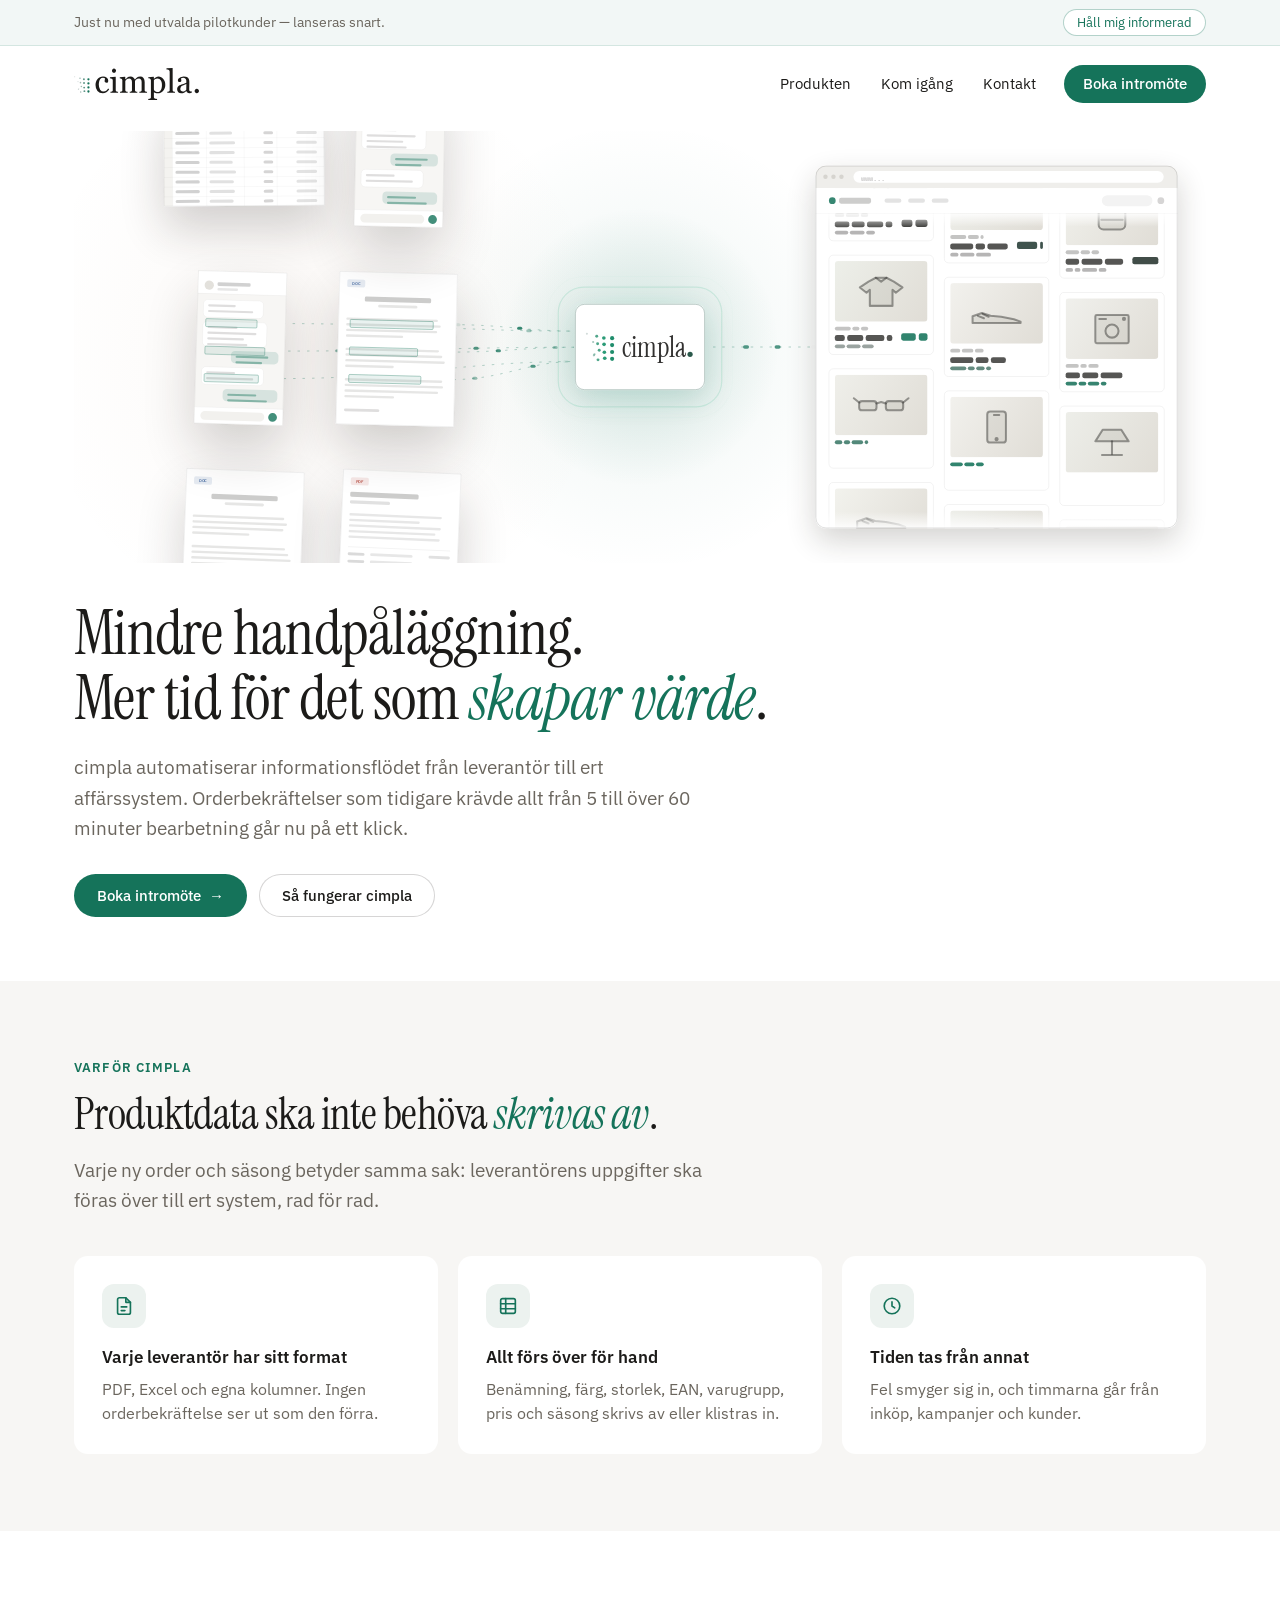
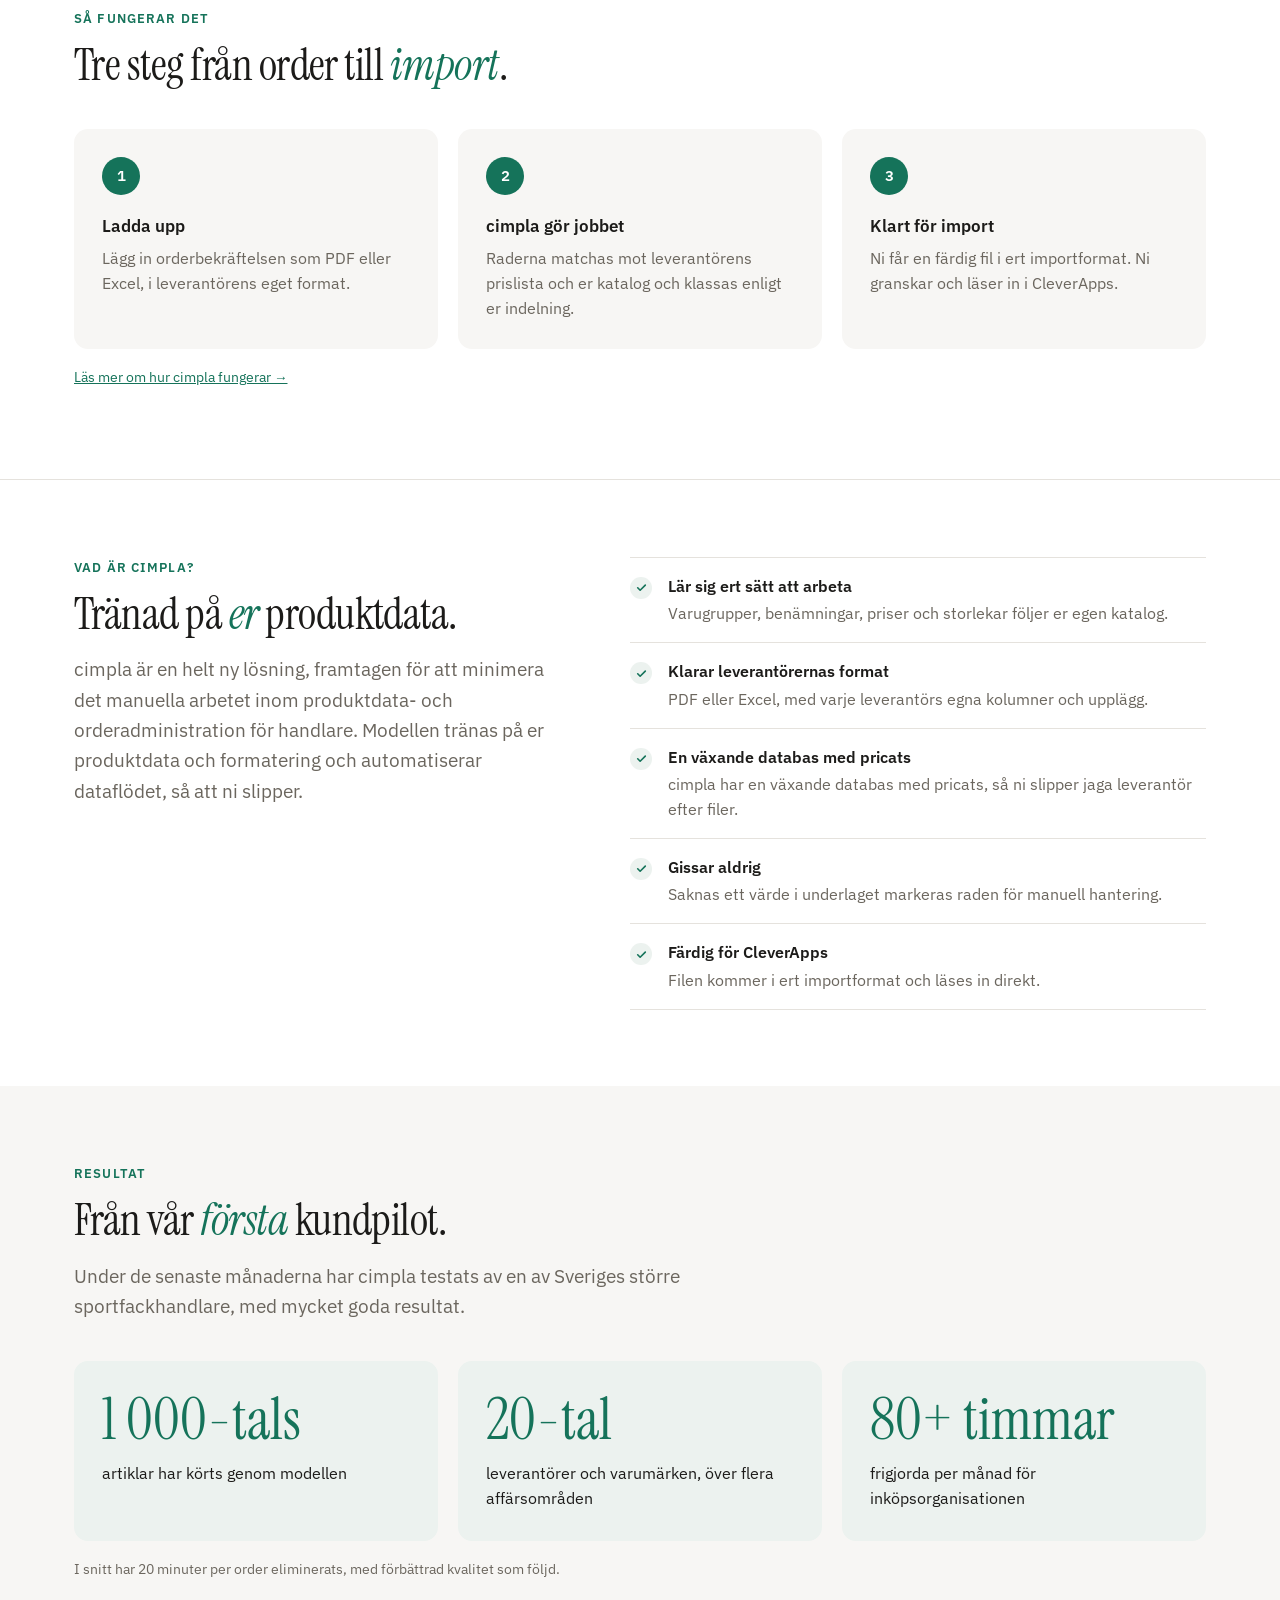
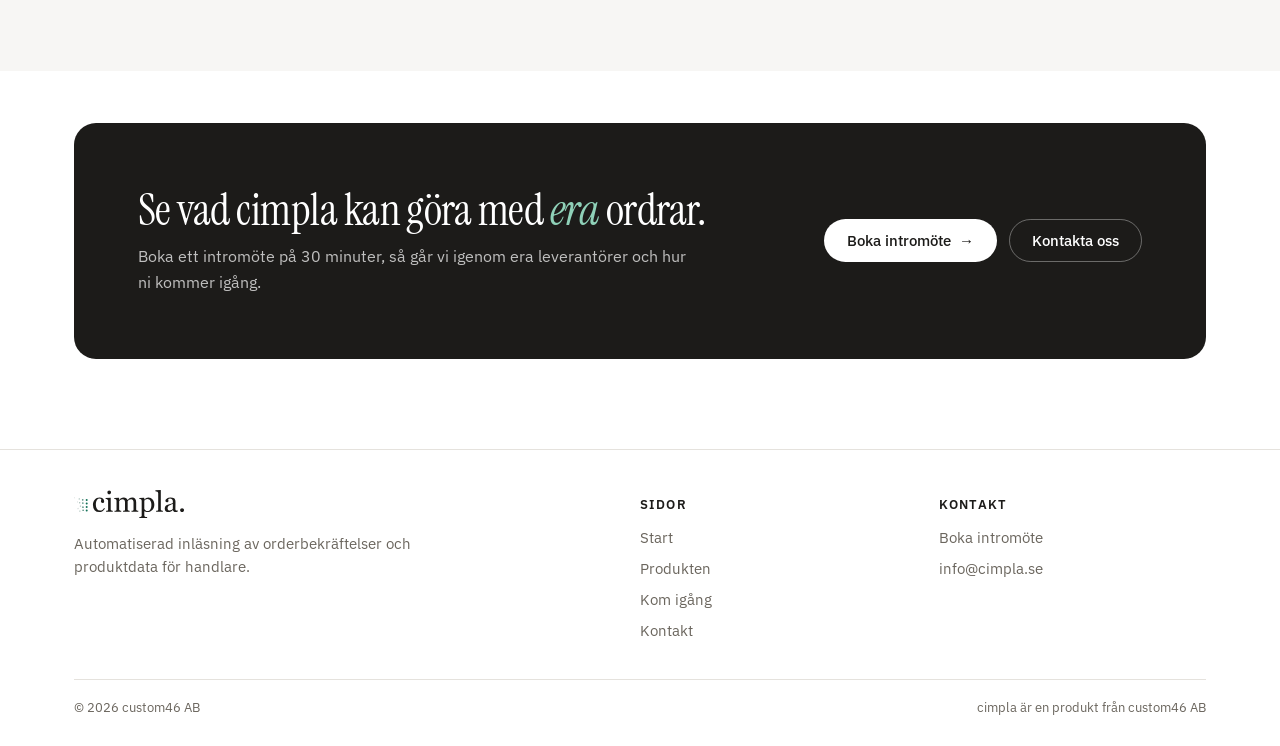
<file: index.html>
<!doctype html>
<html lang="sv">
<head>
<meta charset="utf-8">
<meta name="viewport" content="width=device-width, initial-scale=1">
<title>cimpla – automatiserad orderinläsning för handlare</title>
<meta name="description" content="cimpla läser in orderbekräftelser och leverantörers prislistor och gör dem till färdiga importfiler för ert affärssystem. Tränad på er egen produktdata.">
<link rel="canonical" href="https://cimpla.se/">
<link rel="icon" href="/symbol.svg" type="image/svg+xml">
<meta name="theme-color" content="#15735A">
<meta property="og:type" content="website">
<meta property="og:site_name" content="cimpla">
<meta property="og:locale" content="sv_SE">
<meta property="og:title" content="cimpla – automatiserad orderinläsning för handlare">
<meta property="og:description" content="cimpla läser in orderbekräftelser och leverantörers prislistor och gör dem till färdiga importfiler för ert affärssystem. Tränad på er egen produktdata.">
<meta property="og:url" content="https://cimpla.se/">
<meta property="og:image" content="https://cimpla.se/og.png">
<meta property="og:image:width" content="1200">
<meta property="og:image:height" content="630">
<meta name="twitter:card" content="summary_large_image">
<link rel="preload" href="/fonts/InstrumentSerif-400-normal-latin.woff2" as="font" type="font/woff2" crossorigin>
<link rel="preload" href="/fonts/IBMPlexSans-400-normal-latin.woff2" as="font" type="font/woff2" crossorigin>
<link rel="stylesheet" href="/fonts.css">
<link rel="stylesheet" href="/styles.css?v=20261012c">
</head>
<body>
<a class="skip" href="#main">Hoppa till innehållet</a>

<header class="site-head">
  <div class="banner">
    <div class="wrap banner-in">
      <span>Just nu med utvalda pilotkunder<span class="banner-long"> — lanseras snart</span>.</span>
      <button type="button" class="ghost" data-open><span class="bl">Håll mig informerad</span><span class="bs">Anmäl intresse</span></button>
    </div>
  </div>
  <div class="wrap head-in">
    <a class="brand" href="/" aria-label="cimpla – till startsidan"><img src="/logo.svg" alt="cimpla" width="126" height="32"></a>
    <button type="button" class="menu-toggle" aria-expanded="false" aria-controls="nav-panel" aria-label="Öppna meny">
      <svg width="26" height="26" viewBox="0 0 24 24" fill="none" stroke="currentColor" stroke-width="1.8" stroke-linecap="round"><path d="M4 7h16M4 12h16M4 17h16"/></svg>
    </button>
    <nav id="nav-panel" class="nav-panel" aria-label="Huvudmeny">
      <ul class="menu">
        <li><a href="/produkt/">Produkten</a></li>
        <li><a href="/kom-igang/">Kom igång</a></li>
        <li><a href="/kontakt/">Kontakt</a></li>
      </ul>
      <a class="btn btn-primary" href="https://bookings.cloud.microsoft/bookwithme/user/aa3e1d3efdc740cd8d040a6217d3f782@custom46.com/meetingtype/5Ic_NFd3eEyxhRShdKH20Q2?bookingcode=93336e2b-7a61-4908-9747-11b28bbf9ae5&amp;anonymous&amp;ismsaljsauthenabled&amp;ep=mLinkFromTile" target="_blank" rel="noopener">Boka intromöte</a>
    </nav>
    <a class="btn btn-primary head-cta" href="https://bookings.cloud.microsoft/bookwithme/user/aa3e1d3efdc740cd8d040a6217d3f782@custom46.com/meetingtype/5Ic_NFd3eEyxhRShdKH20Q2?bookingcode=93336e2b-7a61-4908-9747-11b28bbf9ae5&amp;anonymous&amp;ismsaljsauthenabled&amp;ep=mLinkFromTile" target="_blank" rel="noopener">Boka intromöte</a>
  </div>
</header>

<main id="main">
  <div class="wrap">
    <div class="band"><canvas id="hero" aria-hidden="true"></canvas></div>
    <div class="hero-copy">
      <h1>Mindre handpåläggning.<br class="br-wide"> Mer tid för det som <em>skapar värde</em>.</h1>
      <p class="lede">cimpla automatiserar informationsflödet från leverantör till ert affärssystem. Orderbekräftelser som tidigare krävde allt från 5 till över 60 minuter bearbetning går nu på ett klick.</p>
      <div class="hero-actions">
        <a class="btn btn-primary" href="https://bookings.cloud.microsoft/bookwithme/user/aa3e1d3efdc740cd8d040a6217d3f782@custom46.com/meetingtype/5Ic_NFd3eEyxhRShdKH20Q2?bookingcode=93336e2b-7a61-4908-9747-11b28bbf9ae5&amp;anonymous&amp;ismsaljsauthenabled&amp;ep=mLinkFromTile" target="_blank" rel="noopener">Boka intromöte <span class="arrow" aria-hidden="true">→</span></a>
        <a class="btn btn-secondary" href="/produkt/">Så fungerar cimpla</a>
      </div>
    </div>
  </div>

  <section class="sec sec-alt">
    <div class="wrap">
      <div class="sec-head">
        <span class="eyebrow">Varför cimpla</span>
        <h2>Produktdata ska inte behöva <em>skrivas av</em>.</h2>
        <p class="lede">Varje ny order och säsong betyder samma sak: leverantörens uppgifter ska föras över till ert system, rad för rad.</p>
      </div>
      <div class="grid g3">
        <div class="card">
          <span class="icon" aria-hidden="true"><svg viewBox="0 0 24 24" fill="none" stroke="currentColor" stroke-width="1.8" stroke-linecap="round" stroke-linejoin="round"><path d="M14 3H7a2 2 0 00-2 2v14a2 2 0 002 2h10a2 2 0 002-2V8z"/><path d="M14 3v5h5"/><path d="M9 13h6M9 17h4"/></svg></span>
          <h3>Varje leverantör har sitt format</h3>
          <p>PDF, Excel och egna kolumner. Ingen orderbekräftelse ser ut som den förra.</p>
        </div>
        <div class="card">
          <span class="icon" aria-hidden="true"><svg viewBox="0 0 24 24" fill="none" stroke="currentColor" stroke-width="1.8" stroke-linecap="round" stroke-linejoin="round"><rect x="4" y="4" width="16" height="16" rx="2"/><path d="M4 9.5h16M4 15h16M9.5 4v16"/></svg></span>
          <h3>Allt förs över för hand</h3>
          <p>Benämning, färg, storlek, EAN, varugrupp, pris och säsong skrivs av eller klistras in.</p>
        </div>
        <div class="card">
          <span class="icon" aria-hidden="true"><svg viewBox="0 0 24 24" fill="none" stroke="currentColor" stroke-width="1.8" stroke-linecap="round" stroke-linejoin="round"><circle cx="12" cy="12" r="8.5"/><path d="M12 7.5V12l3 2"/></svg></span>
          <h3>Tiden tas från annat</h3>
          <p>Fel smyger sig in, och timmarna går från inköp, kampanjer och kunder.</p>
        </div>
      </div>
    </div>
  </section>

  <section class="sec">
    <div class="wrap">
      <div class="sec-head">
        <span class="eyebrow">Så fungerar det</span>
        <h2>Tre steg från order till <em>import</em>.</h2>
      </div>
      <div class="grid g3">
        <div class="card">
          <span class="step-num">1</span>
          <h3>Ladda upp</h3>
          <p>Lägg in orderbekräftelsen som PDF eller Excel, i leverantörens eget format.</p>
        </div>
        <div class="card">
          <span class="step-num">2</span>
          <h3>cimpla gör jobbet</h3>
          <p>Raderna matchas mot leverantörens prislista och er katalog och klassas enligt er indelning.</p>
        </div>
        <div class="card">
          <span class="step-num">3</span>
          <h3>Klart för import</h3>
          <p>Ni får en färdig fil i ert importformat. Ni granskar och läser in i CleverApps.</p>
        </div>
      </div>
      <p class="foot-note"><a href="/produkt/">Läs mer om hur cimpla fungerar <span class="arrow" aria-hidden="true">→</span></a></p>
    </div>
  </section>

  <hr class="divider">

  <section class="sec">
    <div class="wrap split">
      <div>
        <span class="eyebrow">Vad är cimpla?</span>
        <h2>Tränad på <em>er</em> produktdata.</h2>
        <p class="lede">cimpla är en helt ny lösning, framtagen för att minimera det manuella arbetet inom produktdata- och orderadministration för handlare. Modellen tränas på er produktdata och formatering och automatiserar dataflödet, så att ni slipper.</p>
      </div>
      <ul class="checks">
        <li><strong>Lär sig ert sätt att arbeta</strong><span>Varugrupper, benämningar, priser och storlekar följer er egen katalog.</span></li>
        <li><strong>Klarar leverantörernas format</strong><span>PDF eller Excel, med varje leverantörs egna kolumner och upplägg.</span></li>
        <li><strong>En växande databas med pricats</strong><span>cimpla har en växande databas med pricats, så ni slipper jaga leverantör efter filer.</span></li>
        <li><strong>Gissar aldrig</strong><span>Saknas ett värde i underlaget markeras raden för manuell hantering.</span></li>
        <li><strong>Färdig för CleverApps</strong><span>Filen kommer i ert importformat och läses in direkt.</span></li>
      </ul>
    </div>
  </section>

  <section class="sec sec-alt">
    <div class="wrap">
      <div class="sec-head">
        <span class="eyebrow">Resultat</span>
        <h2>Från vår <em>första</em> kundpilot.</h2>
        <p class="lede">Under de senaste månaderna har cimpla testats av en av Sveriges större sportfackhandlare, med mycket goda resultat.</p>
      </div>
      <div class="grid g3">
        <div class="stat"><span class="num">1 000-tals</span><p>artiklar har körts genom modellen</p></div>
        <div class="stat"><span class="num">20-tal</span><p>leverantörer och varumärken, över flera affärsområden</p></div>
        <div class="stat"><span class="num">80+ timmar</span><p>frigjorda per månad för inköpsorganisationen</p></div>
      </div>
      <p class="foot-note">I snitt har 20 minuter per order eliminerats, med förbättrad kvalitet som följd.</p>
    </div>
  </section>

  <section class="sec-tight">
    <div class="wrap">
      <div class="cta">
        <div>
          <h2>Se vad cimpla kan göra med <em>era</em> ordrar.</h2>
          <p>Boka ett intromöte på 30 minuter, så går vi igenom era leverantörer och hur ni kommer igång.</p>
        </div>
        <div class="cta-actions">
          <a class="btn btn-light" href="https://bookings.cloud.microsoft/bookwithme/user/aa3e1d3efdc740cd8d040a6217d3f782@custom46.com/meetingtype/5Ic_NFd3eEyxhRShdKH20Q2?bookingcode=93336e2b-7a61-4908-9747-11b28bbf9ae5&amp;anonymous&amp;ismsaljsauthenabled&amp;ep=mLinkFromTile" target="_blank" rel="noopener">Boka intromöte <span class="arrow" aria-hidden="true">→</span></a>
          <a class="btn btn-outline-light" href="/kontakt/">Kontakta oss</a>
        </div>
      </div>
    </div>
  </section>
</main>

<footer class="site-foot">
  <div class="wrap">
    <div class="foot-grid">
      <div class="foot-brand">
        <img src="/logo.svg" alt="cimpla" width="110" height="28">
        <p>Automatiserad inläsning av orderbekräftelser och produktdata för handlare.</p>
      </div>
      <div>
        <h4>Sidor</h4>
        <ul>
          <li><a href="/">Start</a></li>
          <li><a href="/produkt/">Produkten</a></li>
          <li><a href="/kom-igang/">Kom igång</a></li>
          <li><a href="/kontakt/">Kontakt</a></li>
        </ul>
      </div>
      <div>
        <h4>Kontakt</h4>
        <ul>
          <li><a href="https://bookings.cloud.microsoft/bookwithme/user/aa3e1d3efdc740cd8d040a6217d3f782@custom46.com/meetingtype/5Ic_NFd3eEyxhRShdKH20Q2?bookingcode=93336e2b-7a61-4908-9747-11b28bbf9ae5&amp;anonymous&amp;ismsaljsauthenabled&amp;ep=mLinkFromTile" target="_blank" rel="noopener">Boka intromöte</a></li>
          <li><a href="mailto:info@cimpla.se">info@cimpla.se</a></li>
          <!-- Dold tills vidare (Hugo 2026-10-12): <li><a href="https://portal.cimpla.se">Logga in i kundportalen</a></li> -->
        </ul>
      </div>
    </div>
    <div class="foot-bottom">
      <span>© <span data-year>2026</span> custom46 AB</span>
      <span>cimpla är en produkt från custom46 AB</span>
    </div>
  </div>
</footer>

<dialog id="signup" aria-labelledby="signupTitle">
  <div class="modal">
    <h2 id="signupTitle">Håll mig informerad</h2>
    <p class="lede">Lämna din mejladress så hör vi av oss när cimpla öppnar för fler kunder.</p>
    <form id="signupForm" method="POST" action="/pilot" novalidate>
      <input type="hidden" name="amne" value="intresse">
      <p class="hp"><label>Lämna tomt <input name="bot-field" tabindex="-1" autocomplete="off"></label></p>
      <div class="field">
        <label for="email">Mejladress</label>
        <input id="email" type="email" name="email" required autocomplete="email" placeholder="namn@företaget.se">
      </div>
      <div class="field">
        <label for="message">Något du vill berätta? (valfritt)</label>
        <textarea id="message" name="meddelande" rows="3" placeholder="Vilka system använder ni i dag?"></textarea>
      </div>
      <div class="actions">
        <button type="submit" class="btn btn-primary">Skicka</button>
        <button type="button" class="cancel" data-close>Avbryt</button>
      </div>
      <p class="note err" data-err hidden>
        Det gick inte att skicka just nu. Mejla oss gärna direkt på <a href="mailto:info@cimpla.se">info@cimpla.se</a>.
      </p>
    </form>
    <div id="signupDone" hidden>
      <p class="lede">Tack — vi hör av oss.</p>
      <div class="actions"><button type="button" class="btn btn-primary" data-close>Stäng</button></div>
    </div>
  </div>
</dialog>

<script src="/site.js?v=20261012c"></script>
<script src="/hero.js?v=20261014c"></script>
</body>
</html>
</file>
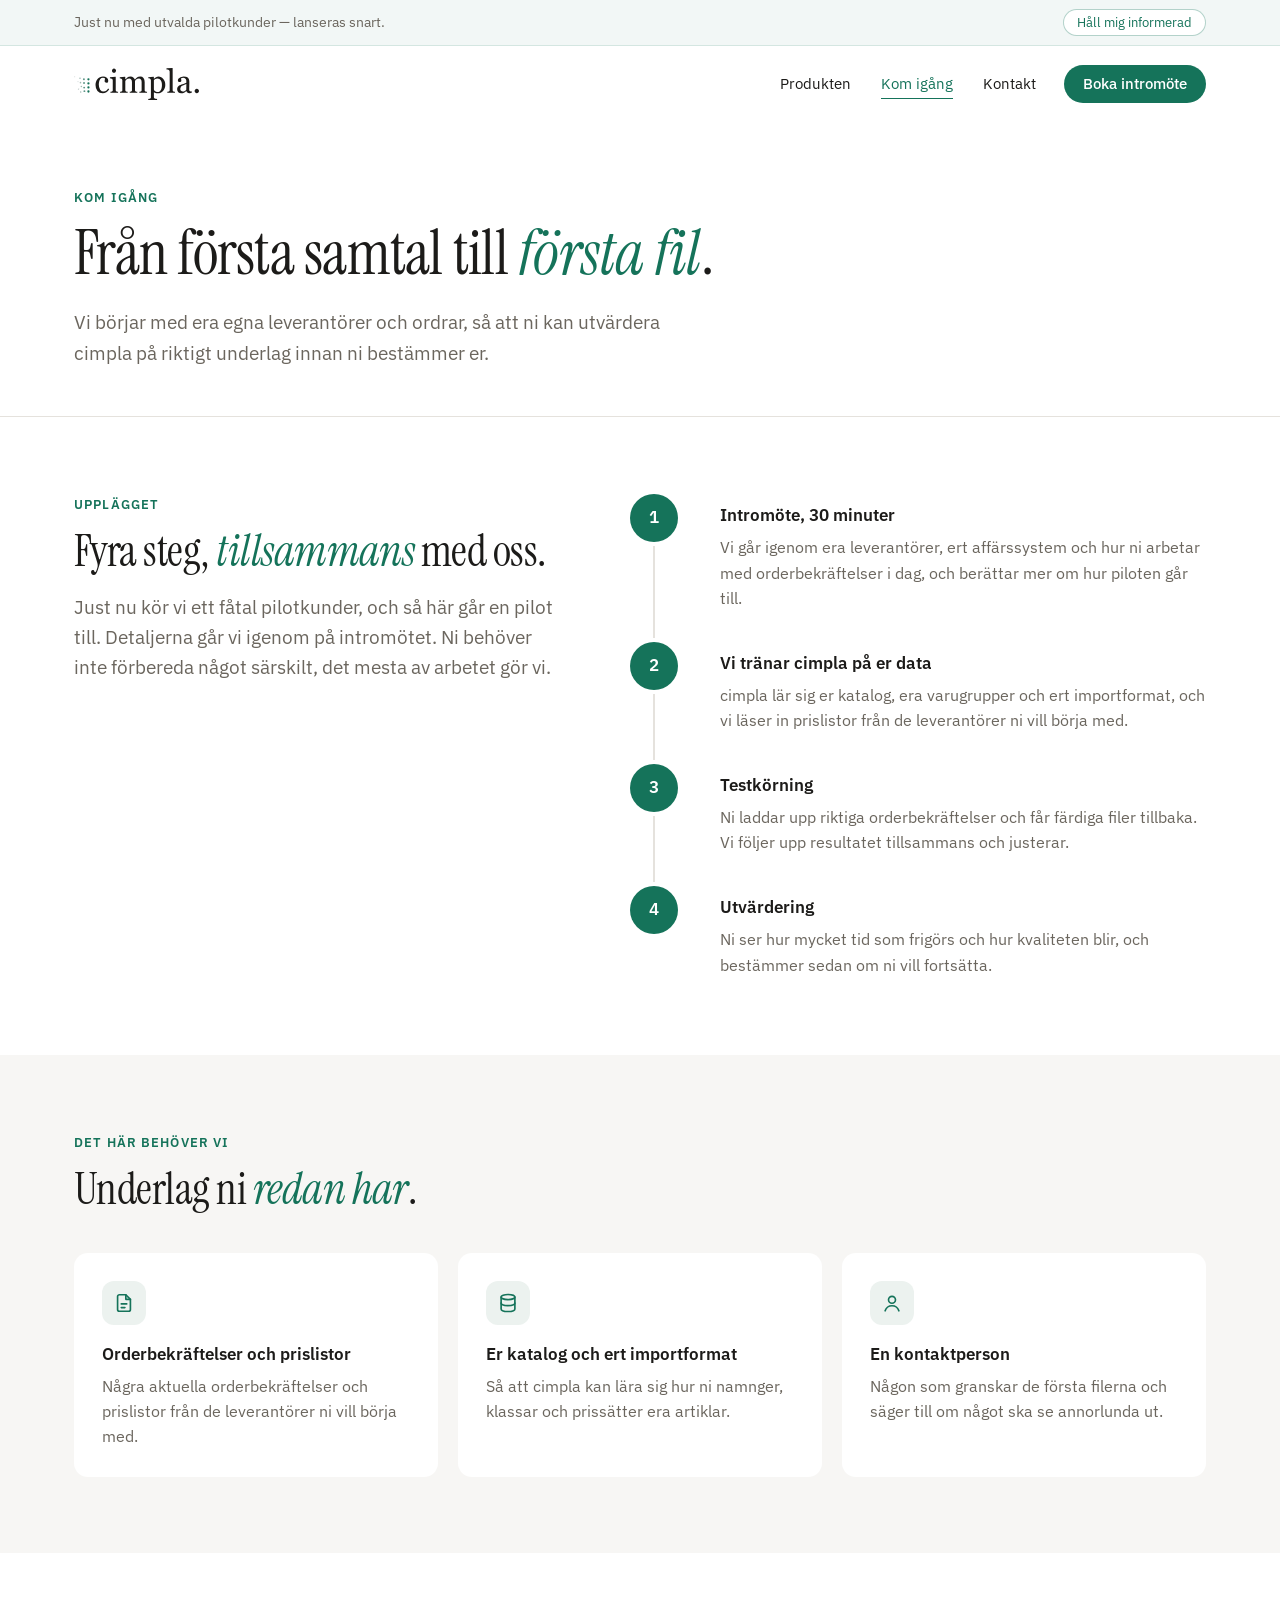
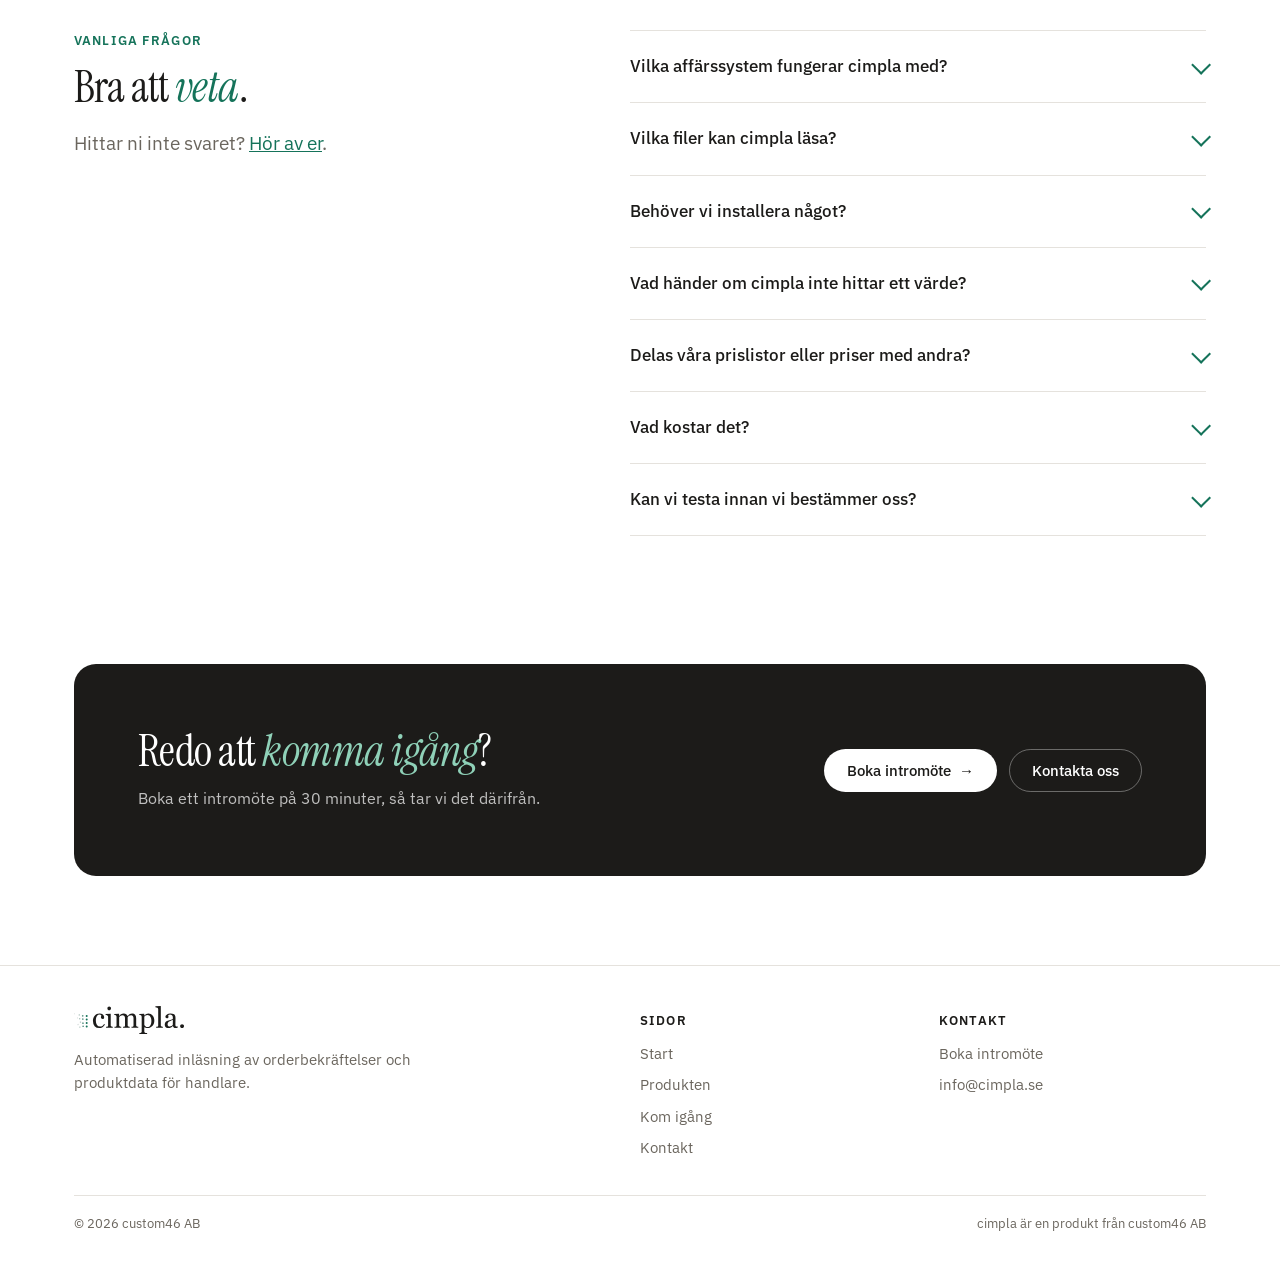
<file: kom-igang/index.html>
<!doctype html>
<html lang="sv">
<head>
<meta charset="utf-8">
<meta name="viewport" content="width=device-width, initial-scale=1">
<title>Kom igång – cimpla</title>
<meta name="description" content="Så kommer ni igång med cimpla: intromöte, träning på er data, testkörning och utvärdering. Plus vanliga frågor.">
<link rel="canonical" href="https://cimpla.se/kom-igang/">
<link rel="icon" href="/symbol.svg" type="image/svg+xml">
<meta name="theme-color" content="#15735A">
<meta property="og:type" content="website">
<meta property="og:site_name" content="cimpla">
<meta property="og:locale" content="sv_SE">
<meta property="og:title" content="Kom igång – cimpla">
<meta property="og:description" content="Så kommer ni igång med cimpla: intromöte, träning på er data, testkörning och utvärdering. Plus vanliga frågor.">
<meta property="og:url" content="https://cimpla.se/kom-igang/">
<meta property="og:image" content="https://cimpla.se/og.png">
<meta property="og:image:width" content="1200">
<meta property="og:image:height" content="630">
<meta name="twitter:card" content="summary_large_image">
<link rel="preload" href="/fonts/InstrumentSerif-400-normal-latin.woff2" as="font" type="font/woff2" crossorigin>
<link rel="preload" href="/fonts/IBMPlexSans-400-normal-latin.woff2" as="font" type="font/woff2" crossorigin>
<link rel="stylesheet" href="/fonts.css">
<link rel="stylesheet" href="/styles.css?v=20261012c">
</head>
<body>
<a class="skip" href="#main">Hoppa till innehållet</a>

<header class="site-head">
  <div class="banner">
    <div class="wrap banner-in">
      <span>Just nu med utvalda pilotkunder<span class="banner-long"> — lanseras snart</span>.</span>
      <button type="button" class="ghost" data-open><span class="bl">Håll mig informerad</span><span class="bs">Anmäl intresse</span></button>
    </div>
  </div>
  <div class="wrap head-in">
    <a class="brand" href="/" aria-label="cimpla – till startsidan"><img src="/logo.svg" alt="cimpla" width="126" height="32"></a>
    <button type="button" class="menu-toggle" aria-expanded="false" aria-controls="nav-panel" aria-label="Öppna meny">
      <svg width="26" height="26" viewBox="0 0 24 24" fill="none" stroke="currentColor" stroke-width="1.8" stroke-linecap="round"><path d="M4 7h16M4 12h16M4 17h16"/></svg>
    </button>
    <nav id="nav-panel" class="nav-panel" aria-label="Huvudmeny">
      <ul class="menu">
        <li><a href="/produkt/">Produkten</a></li>
        <li><a href="/kom-igang/" aria-current="page">Kom igång</a></li>
        <li><a href="/kontakt/">Kontakt</a></li>
      </ul>
      <a class="btn btn-primary" href="https://bookings.cloud.microsoft/bookwithme/user/aa3e1d3efdc740cd8d040a6217d3f782@custom46.com/meetingtype/5Ic_NFd3eEyxhRShdKH20Q2?bookingcode=93336e2b-7a61-4908-9747-11b28bbf9ae5&amp;anonymous&amp;ismsaljsauthenabled&amp;ep=mLinkFromTile" target="_blank" rel="noopener">Boka intromöte</a>
    </nav>
    <a class="btn btn-primary head-cta" href="https://bookings.cloud.microsoft/bookwithme/user/aa3e1d3efdc740cd8d040a6217d3f782@custom46.com/meetingtype/5Ic_NFd3eEyxhRShdKH20Q2?bookingcode=93336e2b-7a61-4908-9747-11b28bbf9ae5&amp;anonymous&amp;ismsaljsauthenabled&amp;ep=mLinkFromTile" target="_blank" rel="noopener">Boka intromöte</a>
  </div>
</header>

<main id="main">
  <section class="page-hero">
    <div class="wrap">
      <span class="eyebrow">Kom igång</span>
      <h1>Från första samtal till <em>första fil</em>.</h1>
      <p class="lede">Vi börjar med era egna leverantörer och ordrar, så att ni kan utvärdera cimpla på riktigt underlag innan ni bestämmer er.</p>
    </div>
  </section>

  <section class="sec">
    <div class="wrap split">
      <div>
        <span class="eyebrow">Upplägget</span>
        <h2>Fyra steg, <em>tillsammans</em> med oss.</h2>
        <p class="lede">Just nu kör vi ett fåtal pilotkunder, och så här går en pilot till. Detaljerna går vi igenom på intromötet. Ni behöver inte förbereda något särskilt, det mesta av arbetet gör vi.</p>
      </div>
      <ol class="timeline">
        <li><div><h3>Intromöte, 30 minuter</h3><p>Vi går igenom era leverantörer, ert affärssystem och hur ni arbetar med orderbekräftelser i dag, och berättar mer om hur piloten går till.</p></div></li>
        <li><div><h3>Vi tränar cimpla på er data</h3><p>cimpla lär sig er katalog, era varugrupper och ert importformat, och vi läser in prislistor från de leverantörer ni vill börja med.</p></div></li>
        <li><div><h3>Testkörning</h3><p>Ni laddar upp riktiga orderbekräftelser och får färdiga filer tillbaka. Vi följer upp resultatet tillsammans och justerar.</p></div></li>
        <li><div><h3>Utvärdering</h3><p>Ni ser hur mycket tid som frigörs och hur kvaliteten blir, och bestämmer sedan om ni vill fortsätta.</p></div></li>
      </ol>
    </div>
  </section>

  <section class="sec sec-alt">
    <div class="wrap">
      <div class="sec-head">
        <span class="eyebrow">Det här behöver vi</span>
        <h2>Underlag ni <em>redan har</em>.</h2>
      </div>
      <div class="grid g3">
        <div class="card">
          <span class="icon" aria-hidden="true"><svg viewBox="0 0 24 24" fill="none" stroke="currentColor" stroke-width="1.8" stroke-linecap="round" stroke-linejoin="round"><path d="M14 3H7a2 2 0 00-2 2v14a2 2 0 002 2h10a2 2 0 002-2V8z"/><path d="M14 3v5h5"/><path d="M9 13h6M9 17h4"/></svg></span>
          <h3>Orderbekräftelser och prislistor</h3>
          <p>Några aktuella orderbekräftelser och prislistor från de leverantörer ni vill börja med.</p>
        </div>
        <div class="card">
          <span class="icon" aria-hidden="true"><svg viewBox="0 0 24 24" fill="none" stroke="currentColor" stroke-width="1.8" stroke-linecap="round" stroke-linejoin="round"><ellipse cx="12" cy="5.5" rx="7.5" ry="2.8"/><path d="M4.5 5.5v6.5c0 1.6 3.4 2.8 7.5 2.8s7.5-1.2 7.5-2.8V5.5"/><path d="M4.5 12v6.5c0 1.6 3.4 2.8 7.5 2.8s7.5-1.2 7.5-2.8V12"/></svg></span>
          <h3>Er katalog och ert importformat</h3>
          <p>Så att cimpla kan lära sig hur ni namnger, klassar och prissätter era artiklar.</p>
        </div>
        <div class="card">
          <span class="icon" aria-hidden="true"><svg viewBox="0 0 24 24" fill="none" stroke="currentColor" stroke-width="1.8" stroke-linecap="round" stroke-linejoin="round"><circle cx="12" cy="8.5" r="3.8"/><path d="M4.5 20.5c1.2-3.6 4.1-5.5 7.5-5.5s6.3 1.9 7.5 5.5"/></svg></span>
          <h3>En kontaktperson</h3>
          <p>Någon som granskar de första filerna och säger till om något ska se annorlunda ut.</p>
        </div>
      </div>
    </div>
  </section>

  <section class="sec">
    <div class="wrap split">
      <div>
        <span class="eyebrow">Vanliga frågor</span>
        <h2>Bra att <em>veta</em>.</h2>
        <p class="lede">Hittar ni inte svaret? <a href="/kontakt/">Hör av er</a>.</p>
      </div>
      <div class="faq">
        <details>
          <summary>Vilka affärssystem fungerar cimpla med?</summary>
          <div class="ans"><p>cimpla är i dag byggt för handlare som använder CleverApps och erbjuds snart brett för CleverApps-kunder. Använder ni ett annat system är ni välkomna att höra av er.</p></div>
        </details>
        <details>
          <summary>Vilka filer kan cimpla läsa?</summary>
          <div class="ans"><p>Orderbekräftelser och prislistor som PDF eller Excel (xlsx, xls och csv), i leverantörens eget format. Ni behöver inte göra om något innan ni laddar upp.</p></div>
        </details>
        <details>
          <summary>Behöver vi installera något?</summary>
          <div class="ans"><p>Nej. Ni laddar upp filerna i cimplas webbportal och laddar ned resultatet där.</p></div>
        </details>
        <details>
          <summary>Vad händer om cimpla inte hittar ett värde?</summary>
          <div class="ans"><p>Då gissar cimpla inte. Cellen lämnas tom och raden markeras, så att ni ser exakt vad som behöver hanteras manuellt innan filen läses in.</p></div>
        </details>
        <details>
          <summary>Delas våra prislistor eller priser med andra?</summary>
          <div class="ans"><p>Nej. Kundunika prislistor, förhandlade priser och villkor används bara för era egna ordrar och syns aldrig för någon annan kund.</p></div>
        </details>
        <details>
          <summary>Vad kostar det?</summary>
          <div class="ans"><p>Priset utgår från hur många artiklar ni läser in per månad. Efter intromötet tar vi fram ett förslag utifrån er volym.</p></div>
        </details>
        <details>
          <summary>Kan vi testa innan vi bestämmer oss?</summary>
          <div class="ans"><p>Ja. Just nu tar vi in ett fåtal pilotkunder som testar cimpla på sina egna ordrar. <a href="/kontakt/">Kontakta oss</a> för att höra om det finns plats.</p></div>
        </details>
      </div>
    </div>
  </section>

  <section class="sec-tight">
    <div class="wrap">
      <div class="cta">
        <div>
          <h2>Redo att <em>komma igång</em>?</h2>
          <p>Boka ett intromöte på 30 minuter, så tar vi det därifrån.</p>
        </div>
        <div class="cta-actions">
          <a class="btn btn-light" href="https://bookings.cloud.microsoft/bookwithme/user/aa3e1d3efdc740cd8d040a6217d3f782@custom46.com/meetingtype/5Ic_NFd3eEyxhRShdKH20Q2?bookingcode=93336e2b-7a61-4908-9747-11b28bbf9ae5&amp;anonymous&amp;ismsaljsauthenabled&amp;ep=mLinkFromTile" target="_blank" rel="noopener">Boka intromöte <span class="arrow" aria-hidden="true">→</span></a>
          <a class="btn btn-outline-light" href="/kontakt/">Kontakta oss</a>
        </div>
      </div>
    </div>
  </section>
</main>

<footer class="site-foot">
  <div class="wrap">
    <div class="foot-grid">
      <div class="foot-brand">
        <img src="/logo.svg" alt="cimpla" width="110" height="28">
        <p>Automatiserad inläsning av orderbekräftelser och produktdata för handlare.</p>
      </div>
      <div>
        <h4>Sidor</h4>
        <ul>
          <li><a href="/">Start</a></li>
          <li><a href="/produkt/">Produkten</a></li>
          <li><a href="/kom-igang/">Kom igång</a></li>
          <li><a href="/kontakt/">Kontakt</a></li>
        </ul>
      </div>
      <div>
        <h4>Kontakt</h4>
        <ul>
          <li><a href="https://bookings.cloud.microsoft/bookwithme/user/aa3e1d3efdc740cd8d040a6217d3f782@custom46.com/meetingtype/5Ic_NFd3eEyxhRShdKH20Q2?bookingcode=93336e2b-7a61-4908-9747-11b28bbf9ae5&amp;anonymous&amp;ismsaljsauthenabled&amp;ep=mLinkFromTile" target="_blank" rel="noopener">Boka intromöte</a></li>
          <li><a href="mailto:info@cimpla.se">info@cimpla.se</a></li>
          <!-- Dold tills vidare (Hugo 2026-10-12): <li><a href="https://portal.cimpla.se">Logga in i kundportalen</a></li> -->
        </ul>
      </div>
    </div>
    <div class="foot-bottom">
      <span>© <span data-year>2026</span> custom46 AB</span>
      <span>cimpla är en produkt från custom46 AB</span>
    </div>
  </div>
</footer>

<dialog id="signup" aria-labelledby="signupTitle">
  <div class="modal">
    <h2 id="signupTitle">Håll mig informerad</h2>
    <p class="lede">Lämna din mejladress så hör vi av oss när cimpla öppnar för fler kunder.</p>
    <form id="signupForm" method="POST" action="/pilot" novalidate>
      <input type="hidden" name="amne" value="intresse">
      <p class="hp"><label>Lämna tomt <input name="bot-field" tabindex="-1" autocomplete="off"></label></p>
      <div class="field">
        <label for="email">Mejladress</label>
        <input id="email" type="email" name="email" required autocomplete="email" placeholder="namn@företaget.se">
      </div>
      <div class="field">
        <label for="message">Något du vill berätta? (valfritt)</label>
        <textarea id="message" name="meddelande" rows="3" placeholder="Vilka system använder ni i dag?"></textarea>
      </div>
      <div class="actions">
        <button type="submit" class="btn btn-primary">Skicka</button>
        <button type="button" class="cancel" data-close>Avbryt</button>
      </div>
      <p class="note err" data-err hidden>
        Det gick inte att skicka just nu. Mejla oss gärna direkt på <a href="mailto:info@cimpla.se">info@cimpla.se</a>.
      </p>
    </form>
    <div id="signupDone" hidden>
      <p class="lede">Tack — vi hör av oss.</p>
      <div class="actions"><button type="button" class="btn btn-primary" data-close>Stäng</button></div>
    </div>
  </div>
</dialog>

<script src="/site.js?v=20261012c"></script>
</body>
</html>
</file>
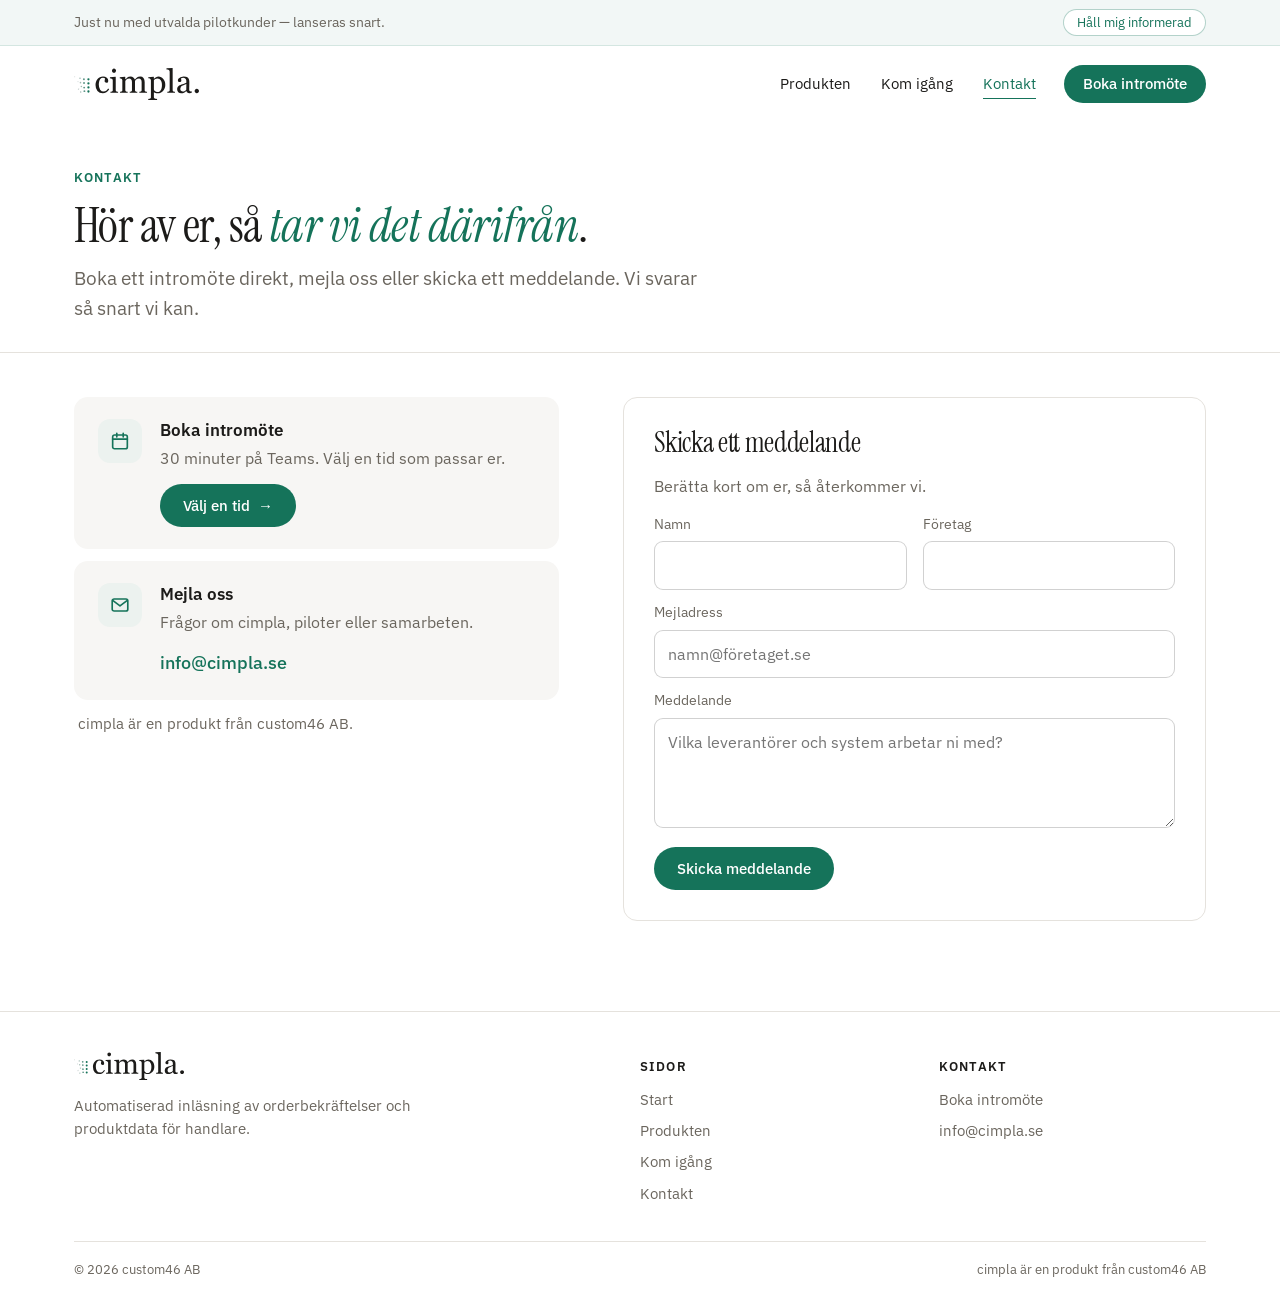
<file: kontakt/index.html>
<!doctype html>
<html lang="sv">
<head>
<meta charset="utf-8">
<meta name="viewport" content="width=device-width, initial-scale=1">
<title>Kontakt – cimpla</title>
<meta name="description" content="Boka ett intromöte, mejla oss eller skicka ett meddelande till cimpla.">
<link rel="canonical" href="https://cimpla.se/kontakt/">
<link rel="icon" href="/symbol.svg" type="image/svg+xml">
<meta name="theme-color" content="#15735A">
<meta property="og:type" content="website">
<meta property="og:site_name" content="cimpla">
<meta property="og:locale" content="sv_SE">
<meta property="og:title" content="Kontakt – cimpla">
<meta property="og:description" content="Boka ett intromöte, mejla oss eller skicka ett meddelande till cimpla.">
<meta property="og:url" content="https://cimpla.se/kontakt/">
<meta property="og:image" content="https://cimpla.se/og.png">
<meta property="og:image:width" content="1200">
<meta property="og:image:height" content="630">
<meta name="twitter:card" content="summary_large_image">
<link rel="preload" href="/fonts/InstrumentSerif-400-normal-latin.woff2" as="font" type="font/woff2" crossorigin>
<link rel="preload" href="/fonts/IBMPlexSans-400-normal-latin.woff2" as="font" type="font/woff2" crossorigin>
<link rel="stylesheet" href="/fonts.css">
<link rel="stylesheet" href="/styles.css?v=20261023b">
</head>
<body>
<a class="skip" href="#main">Hoppa till innehållet</a>

<header class="site-head">
  <div class="banner">
    <div class="wrap banner-in">
      <span>Just nu med utvalda pilotkunder<span class="banner-long"> — lanseras snart</span>.</span>
      <button type="button" class="ghost" data-open><span class="bl">Håll mig informerad</span><span class="bs">Anmäl intresse</span></button>
    </div>
  </div>
  <div class="wrap head-in">
    <a class="brand" href="/" aria-label="cimpla – till startsidan"><img src="/logo.svg" alt="cimpla" width="126" height="32"></a>
    <button type="button" class="menu-toggle" aria-expanded="false" aria-controls="nav-panel" aria-label="Öppna meny">
      <svg width="26" height="26" viewBox="0 0 24 24" fill="none" stroke="currentColor" stroke-width="1.8" stroke-linecap="round"><path d="M4 7h16M4 12h16M4 17h16"/></svg>
    </button>
    <nav id="nav-panel" class="nav-panel" aria-label="Huvudmeny">
      <ul class="menu">
        <li><a href="/produkt/">Produkten</a></li>
        <li><a href="/kom-igang/">Kom igång</a></li>
        <li><a href="/kontakt/" aria-current="page">Kontakt</a></li>
      </ul>
      <a class="btn btn-primary" href="https://bookings.cloud.microsoft/bookwithme/user/aa3e1d3efdc740cd8d040a6217d3f782@custom46.com/meetingtype/5Ic_NFd3eEyxhRShdKH20Q2?bookingcode=93336e2b-7a61-4908-9747-11b28bbf9ae5&amp;anonymous&amp;ismsaljsauthenabled&amp;ep=mLinkFromTile" target="_blank" rel="noopener">Boka intromöte</a>
    </nav>
    <a class="btn btn-primary head-cta" href="https://bookings.cloud.microsoft/bookwithme/user/aa3e1d3efdc740cd8d040a6217d3f782@custom46.com/meetingtype/5Ic_NFd3eEyxhRShdKH20Q2?bookingcode=93336e2b-7a61-4908-9747-11b28bbf9ae5&amp;anonymous&amp;ismsaljsauthenabled&amp;ep=mLinkFromTile" target="_blank" rel="noopener">Boka intromöte</a>
  </div>
</header>

<main id="main">
  <section class="page-hero page-hero-compact">
    <div class="wrap">
      <span class="eyebrow">Kontakt</span>
      <h1>Hör av er, så <em>tar vi det därifrån</em>.</h1>
      <p class="lede">Boka ett intromöte direkt, mejla oss eller skicka ett meddelande. Vi svarar så snart vi kan.</p>
    </div>
  </section>

  <section class="sec sec-contact">
    <div class="wrap contact-grid">
      <div>
        <div class="contact-card">
          <span class="icon" aria-hidden="true"><svg viewBox="0 0 24 24" fill="none" stroke="currentColor" stroke-width="1.8" stroke-linecap="round" stroke-linejoin="round"><rect x="4" y="5.5" width="16" height="15" rx="2"/><path d="M4 10h16M8.5 3.5v4M15.5 3.5v4"/></svg></span>
          <h3>Boka intromöte</h3>
          <p>30 minuter på Teams. Välj en tid som passar er.</p>
          <a class="btn btn-primary" href="https://bookings.cloud.microsoft/bookwithme/user/aa3e1d3efdc740cd8d040a6217d3f782@custom46.com/meetingtype/5Ic_NFd3eEyxhRShdKH20Q2?bookingcode=93336e2b-7a61-4908-9747-11b28bbf9ae5&amp;anonymous&amp;ismsaljsauthenabled&amp;ep=mLinkFromTile" target="_blank" rel="noopener">Välj en tid <span class="arrow" aria-hidden="true">→</span></a>
        </div>
        <div class="contact-card">
          <span class="icon" aria-hidden="true"><svg viewBox="0 0 24 24" fill="none" stroke="currentColor" stroke-width="1.8" stroke-linecap="round" stroke-linejoin="round"><rect x="3.5" y="5.5" width="17" height="13" rx="2"/><path d="M4 7l8 6 8-6"/></svg></span>
          <h3>Mejla oss</h3>
          <p>Frågor om cimpla, piloter eller samarbeten.</p>
          <a class="big" href="mailto:info@cimpla.se">info@cimpla.se</a>
        </div>
        <p class="contact-note">cimpla är en produkt från custom46 AB.</p>
      </div>

      <div class="form-card">
        <h2 style="font-size:28px">Skicka ett meddelande</h2>
        <p class="muted">Berätta kort om er, så återkommer vi.</p>
        <form id="contactForm" method="POST" action="/pilot" novalidate>
          <input type="hidden" name="amne" value="kontakt">
          <p class="hp"><label>Lämna tomt <input name="bot-field" tabindex="-1" autocomplete="off"></label></p>
          <div class="row2">
            <div class="field">
              <label for="c-namn">Namn</label>
              <input id="c-namn" name="namn" autocomplete="name">
            </div>
            <div class="field">
              <label for="c-foretag">Företag</label>
              <input id="c-foretag" name="foretag" autocomplete="organization">
            </div>
          </div>
          <div class="field">
            <label for="c-email">Mejladress</label>
            <input id="c-email" type="email" name="email" required autocomplete="email" placeholder="namn@företaget.se">
          </div>
          <div class="field">
            <label for="c-meddelande">Meddelande</label>
            <textarea id="c-meddelande" name="meddelande" rows="3" placeholder="Vilka leverantörer och system arbetar ni med?"></textarea>
          </div>
          <div class="actions">
            <button type="submit" class="btn btn-primary">Skicka meddelande</button>
          </div>
          <p class="note err" data-err hidden>
            Det gick inte att skicka just nu. Mejla oss gärna direkt på <a href="mailto:info@cimpla.se">info@cimpla.se</a>.
          </p>
        </form>
        <div id="contactDone" class="done" tabindex="-1" hidden>
          <strong>Tack för ert meddelande.</strong> Vi återkommer så snart vi kan.
        </div>
      </div>
    </div>
  </section>
</main>

<footer class="site-foot">
  <div class="wrap">
    <div class="foot-grid">
      <div class="foot-brand">
        <img src="/logo.svg" alt="cimpla" width="110" height="28">
        <p>Automatiserad inläsning av orderbekräftelser och produktdata för handlare.</p>
      </div>
      <div>
        <h4>Sidor</h4>
        <ul>
          <li><a href="/">Start</a></li>
          <li><a href="/produkt/">Produkten</a></li>
          <li><a href="/kom-igang/">Kom igång</a></li>
          <li><a href="/kontakt/">Kontakt</a></li>
        </ul>
      </div>
      <div>
        <h4>Kontakt</h4>
        <ul>
          <li><a href="https://bookings.cloud.microsoft/bookwithme/user/aa3e1d3efdc740cd8d040a6217d3f782@custom46.com/meetingtype/5Ic_NFd3eEyxhRShdKH20Q2?bookingcode=93336e2b-7a61-4908-9747-11b28bbf9ae5&amp;anonymous&amp;ismsaljsauthenabled&amp;ep=mLinkFromTile" target="_blank" rel="noopener">Boka intromöte</a></li>
          <li><a href="mailto:info@cimpla.se">info@cimpla.se</a></li>
          <!-- Dold tills vidare (Hugo 2026-10-12): <li><a href="https://portal.cimpla.se">Logga in i kundportalen</a></li> -->
        </ul>
      </div>
    </div>
    <div class="foot-bottom">
      <span>© <span data-year>2026</span> custom46 AB</span>
      <span>cimpla är en produkt från custom46 AB</span>
    </div>
  </div>
</footer>

<dialog id="signup" aria-labelledby="signupTitle">
  <div class="modal">
    <h2 id="signupTitle">Håll mig informerad</h2>
    <p class="lede">Lämna din mejladress så hör vi av oss när cimpla öppnar för fler kunder.</p>
    <form id="signupForm" method="POST" action="/pilot" novalidate>
      <input type="hidden" name="amne" value="intresse">
      <p class="hp"><label>Lämna tomt <input name="bot-field" tabindex="-1" autocomplete="off"></label></p>
      <div class="field">
        <label for="email">Mejladress</label>
        <input id="email" type="email" name="email" required autocomplete="email" placeholder="namn@företaget.se">
      </div>
      <div class="field">
        <label for="message">Något du vill berätta? (valfritt)</label>
        <textarea id="message" name="meddelande" rows="3" placeholder="Vilka system använder ni i dag?"></textarea>
      </div>
      <div class="actions">
        <button type="submit" class="btn btn-primary">Skicka</button>
        <button type="button" class="cancel" data-close>Avbryt</button>
      </div>
      <p class="note err" data-err hidden>
        Det gick inte att skicka just nu. Mejla oss gärna direkt på <a href="mailto:info@cimpla.se">info@cimpla.se</a>.
      </p>
    </form>
    <div id="signupDone" hidden>
      <p class="lede">Tack — vi hör av oss.</p>
      <div class="actions"><button type="button" class="btn btn-primary" data-close>Stäng</button></div>
    </div>
  </div>
</dialog>

<script src="/site.js?v=20261012c"></script>
</body>
</html>
</file>
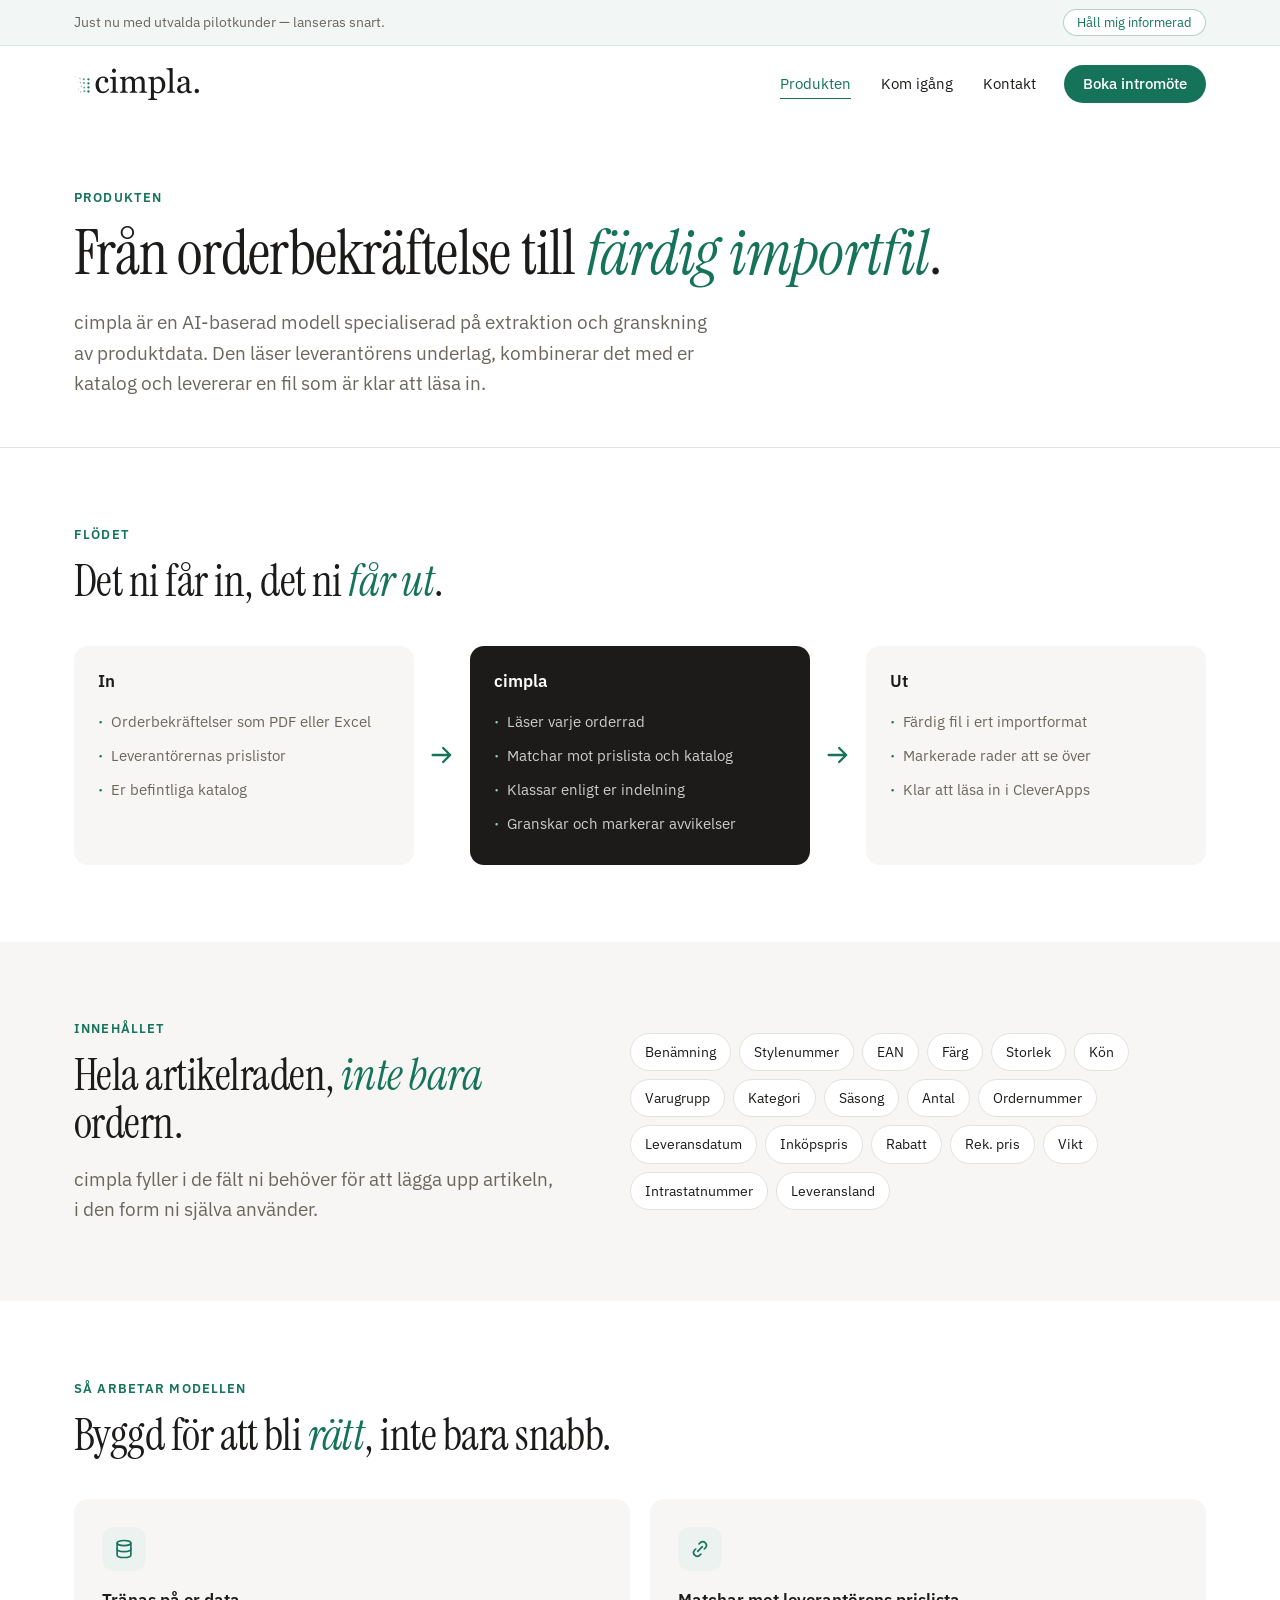
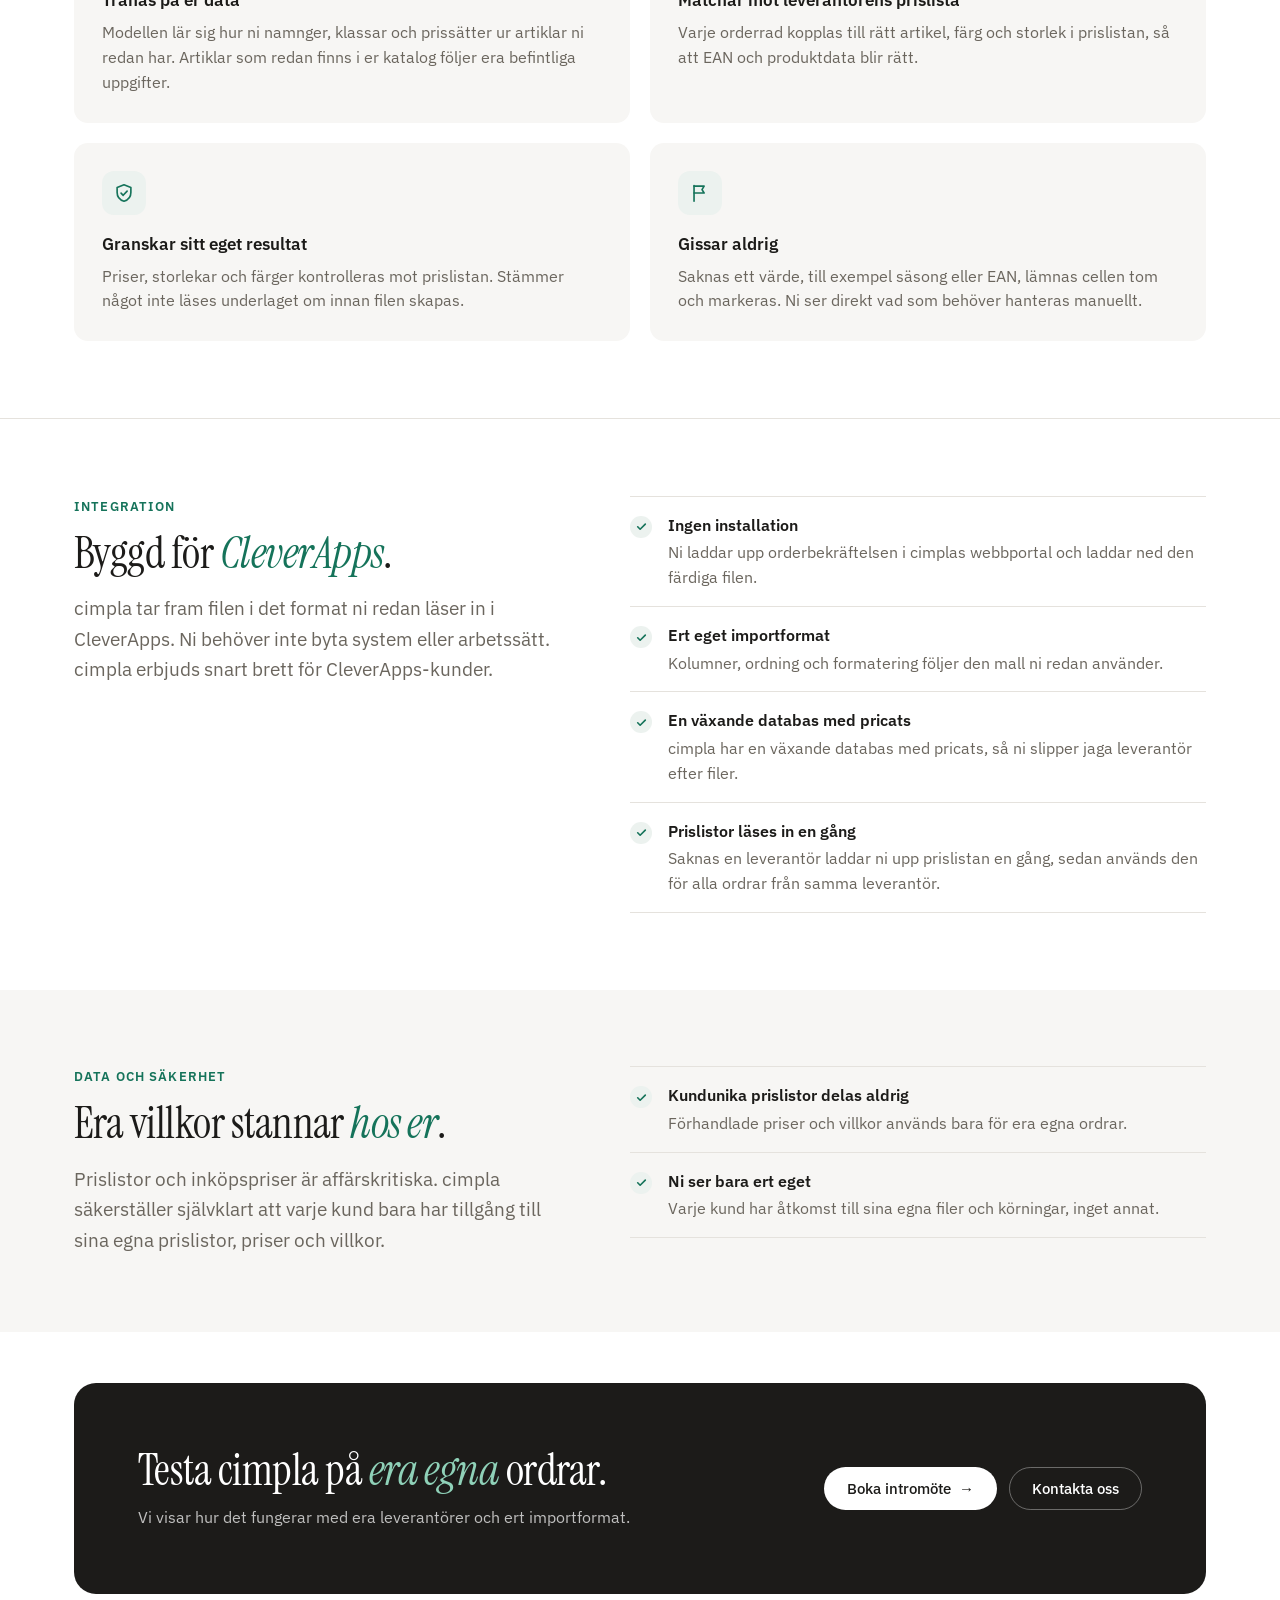
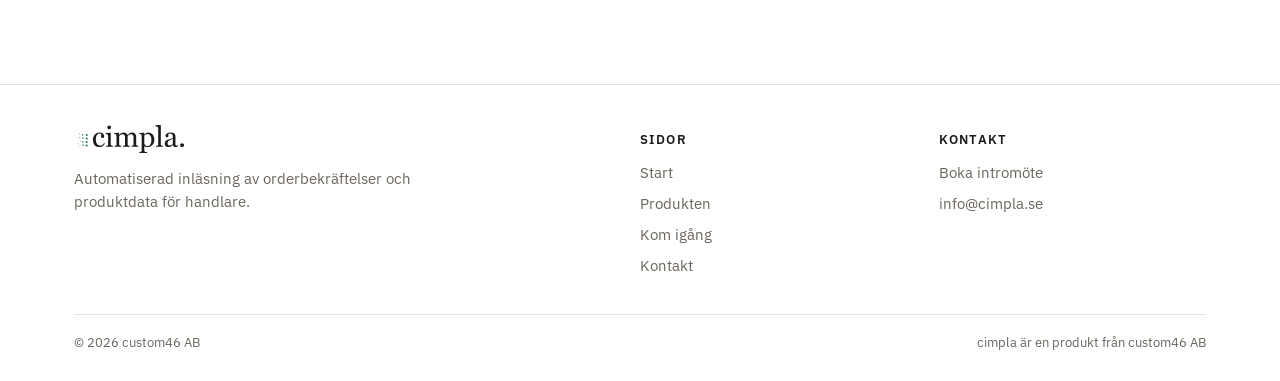
<file: produkt/index.html>
<!doctype html>
<html lang="sv">
<head>
<meta charset="utf-8">
<meta name="viewport" content="width=device-width, initial-scale=1">
<title>Produkten – cimpla</title>
<meta name="description" content="Så fungerar cimpla: från orderbekräftelse och prislista till en färdig importfil i ert eget format, tränad på er egen katalog.">
<link rel="canonical" href="https://cimpla.se/produkt/">
<link rel="icon" href="/symbol.svg" type="image/svg+xml">
<meta name="theme-color" content="#15735A">
<meta property="og:type" content="website">
<meta property="og:site_name" content="cimpla">
<meta property="og:locale" content="sv_SE">
<meta property="og:title" content="Produkten – cimpla">
<meta property="og:description" content="Så fungerar cimpla: från orderbekräftelse och prislista till en färdig importfil i ert eget format, tränad på er egen katalog.">
<meta property="og:url" content="https://cimpla.se/produkt/">
<meta property="og:image" content="https://cimpla.se/og.png">
<meta property="og:image:width" content="1200">
<meta property="og:image:height" content="630">
<meta name="twitter:card" content="summary_large_image">
<link rel="preload" href="/fonts/InstrumentSerif-400-normal-latin.woff2" as="font" type="font/woff2" crossorigin>
<link rel="preload" href="/fonts/IBMPlexSans-400-normal-latin.woff2" as="font" type="font/woff2" crossorigin>
<link rel="stylesheet" href="/fonts.css">
<link rel="stylesheet" href="/styles.css?v=20261012c">
</head>
<body>
<a class="skip" href="#main">Hoppa till innehållet</a>

<header class="site-head">
  <div class="banner">
    <div class="wrap banner-in">
      <span>Just nu med utvalda pilotkunder<span class="banner-long"> — lanseras snart</span>.</span>
      <button type="button" class="ghost" data-open><span class="bl">Håll mig informerad</span><span class="bs">Anmäl intresse</span></button>
    </div>
  </div>
  <div class="wrap head-in">
    <a class="brand" href="/" aria-label="cimpla – till startsidan"><img src="/logo.svg" alt="cimpla" width="126" height="32"></a>
    <button type="button" class="menu-toggle" aria-expanded="false" aria-controls="nav-panel" aria-label="Öppna meny">
      <svg width="26" height="26" viewBox="0 0 24 24" fill="none" stroke="currentColor" stroke-width="1.8" stroke-linecap="round"><path d="M4 7h16M4 12h16M4 17h16"/></svg>
    </button>
    <nav id="nav-panel" class="nav-panel" aria-label="Huvudmeny">
      <ul class="menu">
        <li><a href="/produkt/" aria-current="page">Produkten</a></li>
        <li><a href="/kom-igang/">Kom igång</a></li>
        <li><a href="/kontakt/">Kontakt</a></li>
      </ul>
      <a class="btn btn-primary" href="https://bookings.cloud.microsoft/bookwithme/user/aa3e1d3efdc740cd8d040a6217d3f782@custom46.com/meetingtype/5Ic_NFd3eEyxhRShdKH20Q2?bookingcode=93336e2b-7a61-4908-9747-11b28bbf9ae5&amp;anonymous&amp;ismsaljsauthenabled&amp;ep=mLinkFromTile" target="_blank" rel="noopener">Boka intromöte</a>
    </nav>
    <a class="btn btn-primary head-cta" href="https://bookings.cloud.microsoft/bookwithme/user/aa3e1d3efdc740cd8d040a6217d3f782@custom46.com/meetingtype/5Ic_NFd3eEyxhRShdKH20Q2?bookingcode=93336e2b-7a61-4908-9747-11b28bbf9ae5&amp;anonymous&amp;ismsaljsauthenabled&amp;ep=mLinkFromTile" target="_blank" rel="noopener">Boka intromöte</a>
  </div>
</header>

<main id="main">
  <section class="page-hero">
    <div class="wrap">
      <span class="eyebrow">Produkten</span>
      <h1>Från orderbekräftelse till <em>färdig importfil</em>.</h1>
      <p class="lede">cimpla är en AI-baserad modell specialiserad på extraktion och granskning av produktdata. Den läser leverantörens underlag, kombinerar det med er katalog och levererar en fil som är klar att läsa in.</p>
    </div>
  </section>

  <section class="sec">
    <div class="wrap">
      <div class="sec-head">
        <span class="eyebrow">Flödet</span>
        <h2>Det ni får in, det ni <em>får ut</em>.</h2>
      </div>
      <div class="flow">
        <div class="flow-box">
          <h3>In</h3>
          <ul>
            <li>Orderbekräftelser som PDF eller Excel</li>
            <li>Leverantörernas prislistor</li>
            <li>Er befintliga katalog</li>
          </ul>
        </div>
        <div class="flow-arrow" aria-hidden="true"><svg width="28" height="28" viewBox="0 0 24 24" fill="none" stroke="currentColor" stroke-width="2" stroke-linecap="round" stroke-linejoin="round"><path d="M4 12h15M13 6l6 6-6 6"/></svg></div>
        <div class="flow-box mid">
          <h3>cimpla</h3>
          <ul>
            <li>Läser varje orderrad</li>
            <li>Matchar mot prislista och katalog</li>
            <li>Klassar enligt er indelning</li>
            <li>Granskar och markerar avvikelser</li>
          </ul>
        </div>
        <div class="flow-arrow" aria-hidden="true"><svg width="28" height="28" viewBox="0 0 24 24" fill="none" stroke="currentColor" stroke-width="2" stroke-linecap="round" stroke-linejoin="round"><path d="M4 12h15M13 6l6 6-6 6"/></svg></div>
        <div class="flow-box">
          <h3>Ut</h3>
          <ul>
            <li>Färdig fil i ert importformat</li>
            <li>Markerade rader att se över</li>
            <li>Klar att läsa in i CleverApps</li>
          </ul>
        </div>
      </div>
    </div>
  </section>

  <section class="sec sec-alt">
    <div class="wrap split split-center">
      <div>
        <span class="eyebrow">Innehållet</span>
        <h2>Hela artikelraden, <em>inte bara</em> ordern.</h2>
        <p class="lede">cimpla fyller i de fält ni behöver för att lägga upp artikeln, i den form ni själva använder.</p>
      </div>
      <ul class="chips" aria-label="Fält som cimpla fyller i">
        <li>Benämning</li>
        <li>Stylenummer</li>
        <li>EAN</li>
        <li>Färg</li>
        <li>Storlek</li>
        <li>Kön</li>
        <li>Varugrupp</li>
        <li>Kategori</li>
        <li>Säsong</li>
        <li>Antal</li>
        <li>Ordernummer</li>
        <li>Leveransdatum</li>
        <li>Inköpspris</li>
        <li>Rabatt</li>
        <li>Rek. pris</li>
        <li>Vikt</li>
        <li>Intrastatnummer</li>
        <li>Leveransland</li>
      </ul>
    </div>
  </section>

  <section class="sec">
    <div class="wrap">
      <div class="sec-head">
        <span class="eyebrow">Så arbetar modellen</span>
        <h2>Byggd för att bli <em>rätt</em>, inte bara snabb.</h2>
      </div>
      <div class="grid g2">
        <div class="card">
          <span class="icon" aria-hidden="true"><svg viewBox="0 0 24 24" fill="none" stroke="currentColor" stroke-width="1.8" stroke-linecap="round" stroke-linejoin="round"><ellipse cx="12" cy="5.5" rx="7.5" ry="2.8"/><path d="M4.5 5.5v6.5c0 1.6 3.4 2.8 7.5 2.8s7.5-1.2 7.5-2.8V5.5"/><path d="M4.5 12v6.5c0 1.6 3.4 2.8 7.5 2.8s7.5-1.2 7.5-2.8V12"/></svg></span>
          <h3>Tränas på er data</h3>
          <p>Modellen lär sig hur ni namnger, klassar och prissätter ur artiklar ni redan har. Artiklar som redan finns i er katalog följer era befintliga uppgifter.</p>
        </div>
        <div class="card">
          <span class="icon" aria-hidden="true"><svg viewBox="0 0 24 24" fill="none" stroke="currentColor" stroke-width="1.8" stroke-linecap="round" stroke-linejoin="round"><path d="M9.5 14.5l5-5"/><path d="M11 6.5l1.6-1.6a4 4 0 015.6 5.6L16.6 12"/><path d="M13 17.5l-1.6 1.6a4 4 0 01-5.6-5.6L7.4 12"/></svg></span>
          <h3>Matchar mot leverantörens prislista</h3>
          <p>Varje orderrad kopplas till rätt artikel, färg och storlek i prislistan, så att EAN och produktdata blir rätt.</p>
        </div>
        <div class="card">
          <span class="icon" aria-hidden="true"><svg viewBox="0 0 24 24" fill="none" stroke="currentColor" stroke-width="1.8" stroke-linecap="round" stroke-linejoin="round"><path d="M12 3l7.5 3v5.5c0 4.5-3.2 8.2-7.5 9.5-4.3-1.3-7.5-5-7.5-9.5V6z"/><path d="M8.8 12.2l2.3 2.3 4.3-4.6"/></svg></span>
          <h3>Granskar sitt eget resultat</h3>
          <p>Priser, storlekar och färger kontrolleras mot prislistan. Stämmer något inte läses underlaget om innan filen skapas.</p>
        </div>
        <div class="card">
          <span class="icon" aria-hidden="true"><svg viewBox="0 0 24 24" fill="none" stroke="currentColor" stroke-width="1.8" stroke-linecap="round" stroke-linejoin="round"><path d="M5.5 21V4"/><path d="M5.5 4.5h11l-2.3 3.8 2.3 3.7h-11"/></svg></span>
          <h3>Gissar aldrig</h3>
          <p>Saknas ett värde, till exempel säsong eller EAN, lämnas cellen tom och markeras. Ni ser direkt vad som behöver hanteras manuellt.</p>
        </div>
      </div>
    </div>
  </section>

  <hr class="divider">

  <section class="sec">
    <div class="wrap split">
      <div>
        <span class="eyebrow">Integration</span>
        <h2>Byggd för <em>CleverApps</em>.</h2>
        <p class="lede">cimpla tar fram filen i det format ni redan läser in i CleverApps. Ni behöver inte byta system eller arbetssätt. cimpla erbjuds snart brett för CleverApps-kunder.</p>
      </div>
      <ul class="checks">
        <li><strong>Ingen installation</strong><span>Ni laddar upp orderbekräftelsen i cimplas webbportal och laddar ned den färdiga filen.</span></li>
        <li><strong>Ert eget importformat</strong><span>Kolumner, ordning och formatering följer den mall ni redan använder.</span></li>
        <li><strong>En växande databas med pricats</strong><span>cimpla har en växande databas med pricats, så ni slipper jaga leverantör efter filer.</span></li>
        <li><strong>Prislistor läses in en gång</strong><span>Saknas en leverantör laddar ni upp prislistan en gång, sedan används den för alla ordrar från samma leverantör.</span></li>
      </ul>
    </div>
  </section>

  <section class="sec sec-alt">
    <div class="wrap split">
      <div>
        <span class="eyebrow">Data och säkerhet</span>
        <h2>Era villkor stannar <em>hos er</em>.</h2>
        <p class="lede">Prislistor och inköpspriser är affärskritiska. cimpla säkerställer självklart att varje kund bara har tillgång till sina egna prislistor, priser och villkor.</p>
      </div>
      <ul class="checks">
        <li><strong>Kundunika prislistor delas aldrig</strong><span>Förhandlade priser och villkor används bara för era egna ordrar.</span></li>
        <li><strong>Ni ser bara ert eget</strong><span>Varje kund har åtkomst till sina egna filer och körningar, inget annat.</span></li>
      </ul>
    </div>
  </section>

  <section class="sec-tight">
    <div class="wrap">
      <div class="cta">
        <div>
          <h2>Testa cimpla på <em>era egna</em> ordrar.</h2>
          <p>Vi visar hur det fungerar med era leverantörer och ert importformat.</p>
        </div>
        <div class="cta-actions">
          <a class="btn btn-light" href="https://bookings.cloud.microsoft/bookwithme/user/aa3e1d3efdc740cd8d040a6217d3f782@custom46.com/meetingtype/5Ic_NFd3eEyxhRShdKH20Q2?bookingcode=93336e2b-7a61-4908-9747-11b28bbf9ae5&amp;anonymous&amp;ismsaljsauthenabled&amp;ep=mLinkFromTile" target="_blank" rel="noopener">Boka intromöte <span class="arrow" aria-hidden="true">→</span></a>
          <a class="btn btn-outline-light" href="/kontakt/">Kontakta oss</a>
        </div>
      </div>
    </div>
  </section>
</main>

<footer class="site-foot">
  <div class="wrap">
    <div class="foot-grid">
      <div class="foot-brand">
        <img src="/logo.svg" alt="cimpla" width="110" height="28">
        <p>Automatiserad inläsning av orderbekräftelser och produktdata för handlare.</p>
      </div>
      <div>
        <h4>Sidor</h4>
        <ul>
          <li><a href="/">Start</a></li>
          <li><a href="/produkt/">Produkten</a></li>
          <li><a href="/kom-igang/">Kom igång</a></li>
          <li><a href="/kontakt/">Kontakt</a></li>
        </ul>
      </div>
      <div>
        <h4>Kontakt</h4>
        <ul>
          <li><a href="https://bookings.cloud.microsoft/bookwithme/user/aa3e1d3efdc740cd8d040a6217d3f782@custom46.com/meetingtype/5Ic_NFd3eEyxhRShdKH20Q2?bookingcode=93336e2b-7a61-4908-9747-11b28bbf9ae5&amp;anonymous&amp;ismsaljsauthenabled&amp;ep=mLinkFromTile" target="_blank" rel="noopener">Boka intromöte</a></li>
          <li><a href="mailto:info@cimpla.se">info@cimpla.se</a></li>
          <!-- Dold tills vidare (Hugo 2026-10-12): <li><a href="https://portal.cimpla.se">Logga in i kundportalen</a></li> -->
        </ul>
      </div>
    </div>
    <div class="foot-bottom">
      <span>© <span data-year>2026</span> custom46 AB</span>
      <span>cimpla är en produkt från custom46 AB</span>
    </div>
  </div>
</footer>

<dialog id="signup" aria-labelledby="signupTitle">
  <div class="modal">
    <h2 id="signupTitle">Håll mig informerad</h2>
    <p class="lede">Lämna din mejladress så hör vi av oss när cimpla öppnar för fler kunder.</p>
    <form id="signupForm" method="POST" action="/pilot" novalidate>
      <input type="hidden" name="amne" value="intresse">
      <p class="hp"><label>Lämna tomt <input name="bot-field" tabindex="-1" autocomplete="off"></label></p>
      <div class="field">
        <label for="email">Mejladress</label>
        <input id="email" type="email" name="email" required autocomplete="email" placeholder="namn@företaget.se">
      </div>
      <div class="field">
        <label for="message">Något du vill berätta? (valfritt)</label>
        <textarea id="message" name="meddelande" rows="3" placeholder="Vilka system använder ni i dag?"></textarea>
      </div>
      <div class="actions">
        <button type="submit" class="btn btn-primary">Skicka</button>
        <button type="button" class="cancel" data-close>Avbryt</button>
      </div>
      <p class="note err" data-err hidden>
        Det gick inte att skicka just nu. Mejla oss gärna direkt på <a href="mailto:info@cimpla.se">info@cimpla.se</a>.
      </p>
    </form>
    <div id="signupDone" hidden>
      <p class="lede">Tack — vi hör av oss.</p>
      <div class="actions"><button type="button" class="btn btn-primary" data-close>Stäng</button></div>
    </div>
  </div>
</dialog>

<script src="/site.js?v=20261012c"></script>
</body>
</html>
</file>
<file: fonts.css>
@font-face {
  font-family: 'Caveat';
  font-style: normal;
  font-weight: 400;
  font-display: swap;
  src: url(fonts/Caveat-400-normal-latin-ext.woff2) format('woff2');
  unicode-range: U+0100-02BA, U+02BD-02C5, U+02C7-02CC, U+02CE-02D7, U+02DD-02FF, U+0304, U+0308, U+0329, U+1D00-1DBF, U+1E00-1E9F, U+1EF2-1EFF, U+2020, U+20A0-20AB, U+20AD-20C0, U+2113, U+2C60-2C7F, U+A720-A7FF;
}
@font-face {
  font-family: 'Caveat';
  font-style: normal;
  font-weight: 400;
  font-display: swap;
  src: url(fonts/Caveat-400-normal-latin.woff2) format('woff2');
  unicode-range: U+0000-00FF, U+0131, U+0152-0153, U+02BB-02BC, U+02C6, U+02DA, U+02DC, U+0304, U+0308, U+0329, U+2000-206F, U+20AC, U+2122, U+2191, U+2193, U+2212, U+2215, U+FEFF, U+FFFD;
}
@font-face {
  font-family: 'Caveat';
  font-style: normal;
  font-weight: 600;
  font-display: swap;
  src: url(fonts/Caveat-600-normal-latin-ext.woff2) format('woff2');
  unicode-range: U+0100-02BA, U+02BD-02C5, U+02C7-02CC, U+02CE-02D7, U+02DD-02FF, U+0304, U+0308, U+0329, U+1D00-1DBF, U+1E00-1E9F, U+1EF2-1EFF, U+2020, U+20A0-20AB, U+20AD-20C0, U+2113, U+2C60-2C7F, U+A720-A7FF;
}
@font-face {
  font-family: 'Caveat';
  font-style: normal;
  font-weight: 600;
  font-display: swap;
  src: url(fonts/Caveat-600-normal-latin.woff2) format('woff2');
  unicode-range: U+0000-00FF, U+0131, U+0152-0153, U+02BB-02BC, U+02C6, U+02DA, U+02DC, U+0304, U+0308, U+0329, U+2000-206F, U+20AC, U+2122, U+2191, U+2193, U+2212, U+2215, U+FEFF, U+FFFD;
}
@font-face {
  font-family: 'IBM Plex Mono';
  font-style: normal;
  font-weight: 400;
  font-display: swap;
  src: url(fonts/IBMPlexMono-400-normal-latin-ext.woff2) format('woff2');
  unicode-range: U+0100-02BA, U+02BD-02C5, U+02C7-02CC, U+02CE-02D7, U+02DD-02FF, U+0304, U+0308, U+0329, U+1D00-1DBF, U+1E00-1E9F, U+1EF2-1EFF, U+2020, U+20A0-20AB, U+20AD-20C0, U+2113, U+2C60-2C7F, U+A720-A7FF;
}
@font-face {
  font-family: 'IBM Plex Mono';
  font-style: normal;
  font-weight: 400;
  font-display: swap;
  src: url(fonts/IBMPlexMono-400-normal-latin.woff2) format('woff2');
  unicode-range: U+0000-00FF, U+0131, U+0152-0153, U+02BB-02BC, U+02C6, U+02DA, U+02DC, U+0304, U+0308, U+0329, U+2000-206F, U+20AC, U+2122, U+2191, U+2193, U+2212, U+2215, U+FEFF, U+FFFD;
}
@font-face {
  font-family: 'IBM Plex Mono';
  font-style: normal;
  font-weight: 500;
  font-display: swap;
  src: url(fonts/IBMPlexMono-500-normal-latin-ext.woff2) format('woff2');
  unicode-range: U+0100-02BA, U+02BD-02C5, U+02C7-02CC, U+02CE-02D7, U+02DD-02FF, U+0304, U+0308, U+0329, U+1D00-1DBF, U+1E00-1E9F, U+1EF2-1EFF, U+2020, U+20A0-20AB, U+20AD-20C0, U+2113, U+2C60-2C7F, U+A720-A7FF;
}
@font-face {
  font-family: 'IBM Plex Mono';
  font-style: normal;
  font-weight: 500;
  font-display: swap;
  src: url(fonts/IBMPlexMono-500-normal-latin.woff2) format('woff2');
  unicode-range: U+0000-00FF, U+0131, U+0152-0153, U+02BB-02BC, U+02C6, U+02DA, U+02DC, U+0304, U+0308, U+0329, U+2000-206F, U+20AC, U+2122, U+2191, U+2193, U+2212, U+2215, U+FEFF, U+FFFD;
}
@font-face {
  font-family: 'IBM Plex Sans';
  font-style: normal;
  font-weight: 400;
  font-stretch: 100%;
  font-display: swap;
  src: url(fonts/IBMPlexSans-400-normal-latin-ext.woff2) format('woff2');
  unicode-range: U+0100-02BA, U+02BD-02C5, U+02C7-02CC, U+02CE-02D7, U+02DD-02FF, U+0304, U+0308, U+0329, U+1D00-1DBF, U+1E00-1E9F, U+1EF2-1EFF, U+2020, U+20A0-20AB, U+20AD-20C0, U+2113, U+2C60-2C7F, U+A720-A7FF;
}
@font-face {
  font-family: 'IBM Plex Sans';
  font-style: normal;
  font-weight: 400;
  font-stretch: 100%;
  font-display: swap;
  src: url(fonts/IBMPlexSans-400-normal-latin.woff2) format('woff2');
  unicode-range: U+0000-00FF, U+0131, U+0152-0153, U+02BB-02BC, U+02C6, U+02DA, U+02DC, U+0304, U+0308, U+0329, U+2000-206F, U+20AC, U+2122, U+2191, U+2193, U+2212, U+2215, U+FEFF, U+FFFD;
}
@font-face {
  font-family: 'IBM Plex Sans';
  font-style: normal;
  font-weight: 500;
  font-stretch: 100%;
  font-display: swap;
  src: url(fonts/IBMPlexSans-500-normal-latin-ext.woff2) format('woff2');
  unicode-range: U+0100-02BA, U+02BD-02C5, U+02C7-02CC, U+02CE-02D7, U+02DD-02FF, U+0304, U+0308, U+0329, U+1D00-1DBF, U+1E00-1E9F, U+1EF2-1EFF, U+2020, U+20A0-20AB, U+20AD-20C0, U+2113, U+2C60-2C7F, U+A720-A7FF;
}
@font-face {
  font-family: 'IBM Plex Sans';
  font-style: normal;
  font-weight: 500;
  font-stretch: 100%;
  font-display: swap;
  src: url(fonts/IBMPlexSans-500-normal-latin.woff2) format('woff2');
  unicode-range: U+0000-00FF, U+0131, U+0152-0153, U+02BB-02BC, U+02C6, U+02DA, U+02DC, U+0304, U+0308, U+0329, U+2000-206F, U+20AC, U+2122, U+2191, U+2193, U+2212, U+2215, U+FEFF, U+FFFD;
}
@font-face {
  font-family: 'IBM Plex Sans';
  font-style: normal;
  font-weight: 600;
  font-stretch: 100%;
  font-display: swap;
  src: url(fonts/IBMPlexSans-600-normal-latin-ext.woff2) format('woff2');
  unicode-range: U+0100-02BA, U+02BD-02C5, U+02C7-02CC, U+02CE-02D7, U+02DD-02FF, U+0304, U+0308, U+0329, U+1D00-1DBF, U+1E00-1E9F, U+1EF2-1EFF, U+2020, U+20A0-20AB, U+20AD-20C0, U+2113, U+2C60-2C7F, U+A720-A7FF;
}
@font-face {
  font-family: 'IBM Plex Sans';
  font-style: normal;
  font-weight: 600;
  font-stretch: 100%;
  font-display: swap;
  src: url(fonts/IBMPlexSans-600-normal-latin.woff2) format('woff2');
  unicode-range: U+0000-00FF, U+0131, U+0152-0153, U+02BB-02BC, U+02C6, U+02DA, U+02DC, U+0304, U+0308, U+0329, U+2000-206F, U+20AC, U+2122, U+2191, U+2193, U+2212, U+2215, U+FEFF, U+FFFD;
}
@font-face {
  font-family: 'Instrument Serif';
  font-style: italic;
  font-weight: 400;
  font-display: swap;
  src: url(fonts/InstrumentSerif-400-italic-latin-ext.woff2) format('woff2');
  unicode-range: U+0100-02BA, U+02BD-02C5, U+02C7-02CC, U+02CE-02D7, U+02DD-02FF, U+0304, U+0308, U+0329, U+1D00-1DBF, U+1E00-1E9F, U+1EF2-1EFF, U+2020, U+20A0-20AB, U+20AD-20C0, U+2113, U+2C60-2C7F, U+A720-A7FF;
}
@font-face {
  font-family: 'Instrument Serif';
  font-style: italic;
  font-weight: 400;
  font-display: swap;
  src: url(fonts/InstrumentSerif-400-italic-latin.woff2) format('woff2');
  unicode-range: U+0000-00FF, U+0131, U+0152-0153, U+02BB-02BC, U+02C6, U+02DA, U+02DC, U+0304, U+0308, U+0329, U+2000-206F, U+20AC, U+2122, U+2191, U+2193, U+2212, U+2215, U+FEFF, U+FFFD;
}
@font-face {
  font-family: 'Instrument Serif';
  font-style: normal;
  font-weight: 400;
  font-display: swap;
  src: url(fonts/InstrumentSerif-400-normal-latin-ext.woff2) format('woff2');
  unicode-range: U+0100-02BA, U+02BD-02C5, U+02C7-02CC, U+02CE-02D7, U+02DD-02FF, U+0304, U+0308, U+0329, U+1D00-1DBF, U+1E00-1E9F, U+1EF2-1EFF, U+2020, U+20A0-20AB, U+20AD-20C0, U+2113, U+2C60-2C7F, U+A720-A7FF;
}
@font-face {
  font-family: 'Instrument Serif';
  font-style: normal;
  font-weight: 400;
  font-display: swap;
  src: url(fonts/InstrumentSerif-400-normal-latin.woff2) format('woff2');
  unicode-range: U+0000-00FF, U+0131, U+0152-0153, U+02BB-02BC, U+02C6, U+02DA, U+02DC, U+0304, U+0308, U+0329, U+2000-206F, U+20AC, U+2122, U+2191, U+2193, U+2212, U+2215, U+FEFF, U+FFFD;
}
</file>
<file: styles.css>
/* cimpla.se – gemensam stilmall för alla sidor */
:root{
  --ink:#1C1B19; --muted:#6B665E; --green:#15735A; --green-dark:#0F5643;
  --mint:#8FD1B8; --card:#F7F6F4; --tint:#ECF2EF; --line:#E5E2DD;
  --serif:"Instrument Serif",Georgia,serif;
  --sans:"IBM Plex Sans",-apple-system,BlinkMacSystemFont,"Segoe UI",Helvetica,Arial,sans-serif;
  --radius:14px;
}
*{box-sizing:border-box}
html{-webkit-text-size-adjust:100%}
body{margin:0;background:#fff;color:var(--ink);font-family:var(--sans);
  font-size:16px;line-height:1.6;-webkit-font-smoothing:antialiased;text-rendering:optimizeLegibility}
img,svg{max-width:100%}
a{color:var(--green)}
a:hover{color:var(--green-dark)}
:focus-visible{outline:2px solid var(--green);outline-offset:3px;border-radius:4px}
.wrap{max-width:1180px;margin:0 auto;padding:0 24px}
.skip{position:absolute;left:-9999px;top:8px;background:#fff;padding:8px 14px;border-radius:8px;z-index:50}
.skip:focus{left:16px}
[hidden]{display:none !important}

/* ---------- pilotbanner ---------- */
.banner{background:rgba(21,115,90,.055);border-bottom:1px solid rgba(21,115,90,.13)}
.banner-in{display:flex;align-items:center;gap:9px 14px;flex-wrap:wrap;
  padding-top:9px;padding-bottom:9px;font-size:13.5px;color:var(--muted)}
.banner-in .ghost{margin-left:auto;flex:none}
.ghost .bs{display:none}
@media (max-width:560px){
  .banner-in{flex-wrap:nowrap;gap:10px;padding-top:8px;padding-bottom:8px;font-size:12.5px}
  .banner-long,.ghost .bl{display:none}
  .ghost .bs{display:inline}
}

/* ---------- knappar ---------- */
.btn{display:inline-flex;align-items:center;justify-content:center;gap:8px;
  font:inherit;font-size:15px;font-weight:500;line-height:1;cursor:pointer;text-decoration:none;
  border-radius:999px;padding:13px 22px;border:1px solid transparent;
  transition:background .15s,color .15s,border-color .15s}
.btn-primary{background:var(--green);color:#fff}
.btn-primary:hover{background:var(--green-dark);color:#fff}
.btn-secondary{background:#fff;color:var(--ink);border-color:rgba(28,27,25,.18)}
.btn-secondary:hover{border-color:var(--ink);color:var(--ink)}
.btn-light{background:#fff;color:var(--ink)}
.btn-light:hover{background:var(--tint);color:var(--ink)}
.btn-outline-light{background:transparent;color:#fff;border-color:rgba(255,255,255,.35)}
.btn-outline-light:hover{border-color:#fff;color:#fff}
.btn .arrow{transition:transform .15s}
.btn:hover .arrow{transform:translateX(3px)}
.ghost{font:inherit;font-size:13px;line-height:1;cursor:pointer;
  border:1px solid rgba(21,115,90,.32);background:#fff;color:var(--green);
  padding:6px 13px;border-radius:999px;transition:background .15s,color .15s}
.ghost:hover{background:var(--green);color:#fff;border-color:var(--green)}

/* ---------- sidhuvud ---------- */
.site-head{position:sticky;top:0;z-index:20;background:rgba(255,255,255,.92);
  -webkit-backdrop-filter:saturate(1.4) blur(10px);backdrop-filter:saturate(1.4) blur(10px);
  border-bottom:1px solid transparent;transition:border-color .2s}
.site-head.scrolled{border-bottom-color:var(--line)}
.head-in{display:flex;align-items:center;gap:28px;height:76px}
.head-in .brand{display:block;line-height:0;margin-right:auto}
.head-in .brand img{height:32px;width:auto}
.menu{display:flex;align-items:center;gap:30px;list-style:none;margin:0;padding:0;font-size:15px}
.menu a{color:var(--ink);text-decoration:none;padding:6px 0;position:relative}
.menu a::after{content:"";position:absolute;left:0;right:0;bottom:0;height:1.5px;
  background:var(--green);transform:scaleX(0);transform-origin:left;transition:transform .2s}
.menu a:hover::after,.menu a[aria-current="page"]::after{transform:scaleX(1)}
.menu a[aria-current="page"]{color:var(--green)}
.head-cta{padding:11px 18px;font-size:14.5px}
.menu-toggle{display:none;background:none;border:0;padding:8px;margin:-8px;cursor:pointer;color:var(--ink)}
.menu-toggle svg{display:block}

@media (max-width:820px){
  .head-in{height:66px;gap:16px}
  .head-in .brand img{height:28px}
  .menu-toggle{display:block}
  .head-cta{display:none}
  .nav-panel{position:absolute;left:0;right:0;top:100%;background:#fff;
    border-bottom:1px solid var(--line);box-shadow:0 18px 30px rgba(40,34,26,.08);
    padding:8px 24px 22px;display:none}
  .nav-panel.open{display:block}
  .menu{flex-direction:column;align-items:stretch;gap:0;font-size:17px}
  .menu li{border-bottom:1px solid var(--line)}
  .menu a{display:block;padding:14px 0}
  .menu a::after{display:none}
  .nav-panel .btn{display:flex;width:100%;margin-top:18px}
}
@media (min-width:821px){ .nav-panel{display:flex;align-items:center;gap:30px} .nav-panel .btn{display:none} }

/* ---------- typografi ---------- */
h1,h2,h3{font-family:var(--serif);font-weight:400;letter-spacing:-.012em;color:var(--ink)}
h1{font-size:clamp(36px,5.4vw,62px);line-height:1.04;margin:0 0 22px}
h2{font-size:clamp(30px,3.8vw,44px);line-height:1.08;margin:0 0 16px}
h3{font-family:var(--sans);font-size:17px;font-weight:600;letter-spacing:0;line-height:1.35;margin:0 0 8px}
h1 em,h2 em{font-style:italic;color:var(--green)}
.eyebrow{display:block;font-size:12.5px;font-weight:600;letter-spacing:.09em;text-transform:uppercase;
  color:var(--green);margin:0 0 14px}
.lede{font-size:clamp(17px,1.6vw,19px);line-height:1.6;color:var(--muted);max-width:640px;margin:0}
p{margin:0 0 14px}
.muted{color:var(--muted)}

/* ---------- sektioner ---------- */
.sec{padding:clamp(48px,6vw,80px) 0}
.sec-tight{padding:clamp(32px,4vw,56px) 0}
.sec-head{max-width:720px;margin-bottom:clamp(28px,3.5vw,40px)}
.sec-alt{background:var(--card)}
.divider{border:0;border-top:1px solid var(--line);margin:0}

/* hero (start) */
.hero-copy{padding:clamp(24px,3vw,40px) 0 clamp(40px,5vw,64px);max-width:1000px}
@media (max-width:700px){ .br-wide{display:none} }
.hero-actions{display:flex;flex-wrap:wrap;gap:12px;margin-top:30px}
.band{position:relative;width:100%;height:clamp(320px,48vh,520px);margin-top:8px}
.band canvas{display:block;width:100%;height:100%}

/* sidhuvud för undersidor */
.page-hero{padding:clamp(40px,5vw,72px) 0 clamp(32px,4vw,48px);border-bottom:1px solid var(--line)}
.page-hero h1{max-width:900px}

/* ---------- kort och rutnät ---------- */
.grid{display:grid;gap:20px}
.g2{grid-template-columns:repeat(2,minmax(0,1fr))}
.g3{grid-template-columns:repeat(3,minmax(0,1fr))}
.g4{grid-template-columns:repeat(4,minmax(0,1fr))}
@media (max-width:980px){ .g4{grid-template-columns:repeat(2,minmax(0,1fr))} }
@media (max-width:860px){ .g3{grid-template-columns:1fr} }
@media (max-width:640px){ .g2,.g4{grid-template-columns:1fr} }

.card{background:var(--card);border-radius:var(--radius);padding:28px}
.card p{color:var(--muted);margin:0;font-size:15.5px}
.card-white{background:#fff;border:1px solid var(--line)}
.sec-alt .card{background:#fff}

/* steg */
.step-num{display:inline-flex;align-items:center;justify-content:center;width:38px;height:38px;
  border-radius:50%;background:var(--green);color:#fff;font-weight:600;font-size:15px;margin-bottom:20px}
.steps{counter-reset:steg}

/* ikoner */
.icon{display:inline-flex;align-items:center;justify-content:center;width:44px;height:44px;
  border-radius:12px;background:var(--tint);color:var(--green);margin-bottom:18px}
.icon svg{width:22px;height:22px}

/* nyckeltal */
.stat{background:var(--tint);border-radius:var(--radius);padding:30px 28px}
.stat .num{font-family:var(--serif);font-size:clamp(44px,5vw,58px);line-height:1;color:var(--green);
  display:block;margin-bottom:12px}
.stat p{margin:0;color:var(--ink);font-size:15.5px}
.foot-note{font-size:13.5px;color:var(--muted);margin-top:18px}

/* tvåkolumns text + punktlista */
.split{display:grid;grid-template-columns:minmax(0,5fr) minmax(0,6fr);gap:clamp(32px,6vw,88px);align-items:start}
.split-center{align-items:center}
@media (max-width:860px){ .split{grid-template-columns:1fr} }
.checks{list-style:none;margin:0;padding:0}
.checks li{position:relative;padding:16px 0 16px 38px;border-top:1px solid var(--line)}
.checks li:last-child{border-bottom:1px solid var(--line)}
.checks li::before{content:"";position:absolute;left:0;top:19px;width:22px;height:22px;border-radius:50%;
  background:var(--tint) url("data:image/svg+xml,%3Csvg xmlns='http://www.w3.org/2000/svg' viewBox='0 0 24 24' fill='none' stroke='%2315735A' stroke-width='3' stroke-linecap='round' stroke-linejoin='round'%3E%3Cpath d='M5 12.5l4.5 4.5L19 7.5'/%3E%3C/svg%3E") center/13px no-repeat}
.checks strong{font-weight:600}
.checks span{display:block;color:var(--muted);font-size:15.5px;margin-top:2px}

/* flöde: in → cimpla → ut */
.flow{display:grid;grid-template-columns:minmax(0,1fr) auto minmax(0,1fr) auto minmax(0,1fr);
  gap:14px;align-items:stretch}
.flow-box{border-radius:var(--radius);padding:24px;background:var(--card)}
.flow-box.mid{background:var(--ink);color:#fff}
.flow-box.mid h3{color:#fff}
.flow-box.mid li{color:rgba(255,255,255,.78)}
.flow-box ul{list-style:none;margin:12px 0 0;padding:0;font-size:15px}
.flow-box li{padding:5px 0;color:var(--muted)}
.flow-box li::before{content:"·";color:var(--green);font-weight:700;margin-right:8px}
.flow-box.mid li::before{color:var(--mint)}
.flow-arrow{display:flex;align-items:center;color:var(--green)}
@media (max-width:860px){
  .flow{grid-template-columns:1fr}
  .flow-arrow{justify-content:center;transform:rotate(90deg);height:28px}
}

/* fältchips */
.chips{display:flex;flex-wrap:wrap;gap:8px;margin:0;padding:0;list-style:none}
.chips li{background:#fff;border:1px solid var(--line);border-radius:999px;padding:7px 14px;font-size:14px}
.sec-alt .chips li{background:#fff}

/* tidslinje (kom igång) */
.timeline{list-style:none;margin:0;padding:0;counter-reset:fas}
.timeline li{position:relative;display:grid;grid-template-columns:72px minmax(0,1fr);gap:18px;
  padding:0 0 30px}
.timeline li:last-child{padding-bottom:0}
.timeline li::before{counter-increment:fas;content:counter(fas);display:flex;align-items:center;justify-content:center;
  width:48px;height:48px;border-radius:50%;background:var(--green);color:#fff;font-weight:600;font-size:17px;
  position:relative;z-index:1}
.timeline li::after{content:"";position:absolute;left:23px;top:52px;bottom:4px;width:2px;background:var(--line)}
.timeline li:last-child::after{display:none}
.timeline h3{margin-top:10px}
.timeline p{color:var(--muted);margin:0;max-width:620px}

/* FAQ */
.faq{border-top:1px solid var(--line)}
.faq details{border-bottom:1px solid var(--line)}
.faq summary{list-style:none;cursor:pointer;display:flex;justify-content:space-between;align-items:center;gap:20px;
  padding:22px 0;font-size:17px;font-weight:500}
.faq summary::-webkit-details-marker{display:none}
.faq summary::after{content:"";flex:none;width:12px;height:12px;border-right:2px solid var(--green);
  border-bottom:2px solid var(--green);transform:rotate(45deg) translateY(-3px);transition:transform .2s}
.faq details[open] summary::after{transform:rotate(-135deg) translateY(-3px)}
.faq .ans{padding:0 0 24px;color:var(--muted);max-width:760px}
.faq .ans p:last-child{margin-bottom:0}

/* CTA-ruta */
.cta{background:var(--ink);color:#fff;border-radius:22px;padding:clamp(36px,5vw,64px);
  display:grid;grid-template-columns:minmax(0,1.4fr) auto;gap:28px 48px;align-items:center}
.cta h2{color:#fff;margin:0 0 10px}
.cta h2 em{color:var(--mint)}
.cta p{color:rgba(255,255,255,.72);margin:0;max-width:560px}
.cta-actions{display:flex;flex-wrap:wrap;gap:12px}
@media (max-width:860px){ .cta{grid-template-columns:1fr} }

/* kontaktsida */
.contact-grid{display:grid;grid-template-columns:minmax(0,5fr) minmax(0,6fr);gap:clamp(32px,5vw,72px);align-items:start}
@media (max-width:860px){ .contact-grid{grid-template-columns:1fr} }
.contact-card{display:grid;grid-template-columns:44px minmax(0,1fr);gap:0 18px;align-items:start;
  background:var(--card);border-radius:var(--radius);padding:22px 24px;margin-bottom:12px}
.contact-card .icon{grid-row:span 3}
.contact-card > :not(.icon){grid-column:2;justify-self:start}
.contact-card h3{margin:0 0 4px}
.contact-card p{color:var(--muted);margin:0 0 14px;font-size:15.5px}
.contact-card .big{font-size:18px;font-weight:500;text-decoration:none}
.contact-note{color:var(--muted);font-size:14.5px;margin:4px 0 0 4px}
.form-card{border:1px solid var(--line);border-radius:var(--radius);padding:clamp(22px,3vw,30px)}
.form-card .field{margin-bottom:12px}
.form-card textarea{min-height:92px}
.page-hero-compact{padding:clamp(28px,3.5vw,44px) 0 clamp(20px,2.5vw,28px)}
.page-hero-compact h1{font-size:clamp(32px,4.2vw,48px);margin-bottom:12px}
.sec-contact{padding:clamp(28px,3.5vw,44px) 0 clamp(32px,4vw,56px)}
.row2{display:grid;grid-template-columns:1fr 1fr;gap:0 16px}
@media (max-width:560px){ .row2{grid-template-columns:1fr} }

/* formulär (även dialogen) */
.field{margin:0 0 16px}
.field label{display:block;font-size:13.5px;color:var(--muted);margin:0 0 6px}
.field input,.field textarea{width:100%;font:inherit;font-size:15.5px;color:var(--ink);
  background:#fff;border:1px solid rgba(28,27,25,.20);border-radius:9px;padding:11px 13px}
.field textarea{resize:vertical;min-height:110px}
.field input:focus,.field textarea:focus{outline:none;border-color:var(--green);box-shadow:0 0 0 3px rgba(21,115,90,.13)}
.actions{display:flex;align-items:center;gap:14px;margin-top:4px;flex-wrap:wrap}
.btn[disabled]{opacity:.55;cursor:default}
.cancel{font:inherit;font-size:14px;background:none;border:none;color:var(--muted);cursor:pointer;padding:6px}
.cancel:hover{color:var(--ink)}
.note{font-size:13.5px;line-height:1.55;color:var(--muted);margin:14px 0 0}
.note.err{color:#9A3324}
.hp{position:absolute;left:-9999px;width:1px;height:1px;overflow:hidden}
.done{background:var(--tint);border-radius:10px;padding:18px 20px;color:var(--ink)}

dialog{border:none;padding:0;border-radius:16px;color:var(--ink);
  width:min(440px,calc(100% - 32px));box-shadow:0 26px 70px rgba(40,34,26,.26)}
dialog::backdrop{background:rgba(28,27,25,.40)}
.modal{padding:30px}
.modal h2{font-size:30px;line-height:1.15;margin:0 0 8px}
.modal .lede{font-size:15px;margin:0 0 22px}

/* ---------- sidfot ---------- */
.site-foot{border-top:1px solid var(--line);margin-top:clamp(24px,3vw,40px);padding:40px 0 28px;font-size:14.5px}
.foot-grid{display:grid;grid-template-columns:minmax(0,2fr) repeat(2,minmax(0,1fr));gap:32px}
@media (max-width:720px){ .foot-grid{grid-template-columns:1fr 1fr} .foot-brand{grid-column:1/-1} }
.foot-brand img{height:28px;width:auto;display:block;margin-bottom:14px}
.foot-brand p{color:var(--muted);max-width:340px;margin:0}
.site-foot h4{font-size:12.5px;font-weight:600;letter-spacing:.09em;text-transform:uppercase;color:var(--ink);margin:4px 0 12px}
.site-foot ul{list-style:none;margin:0;padding:0}
.site-foot li{margin:0 0 8px}
.site-foot a{color:var(--muted);text-decoration:none}
.site-foot a:hover{color:var(--ink)}
.foot-bottom{display:flex;flex-wrap:wrap;justify-content:space-between;gap:10px;border-top:1px solid var(--line);
  margin-top:28px;padding-top:18px;color:var(--muted);font-size:13px}

@media (prefers-reduced-motion:reduce){ *{transition:none !important} }
</file>
